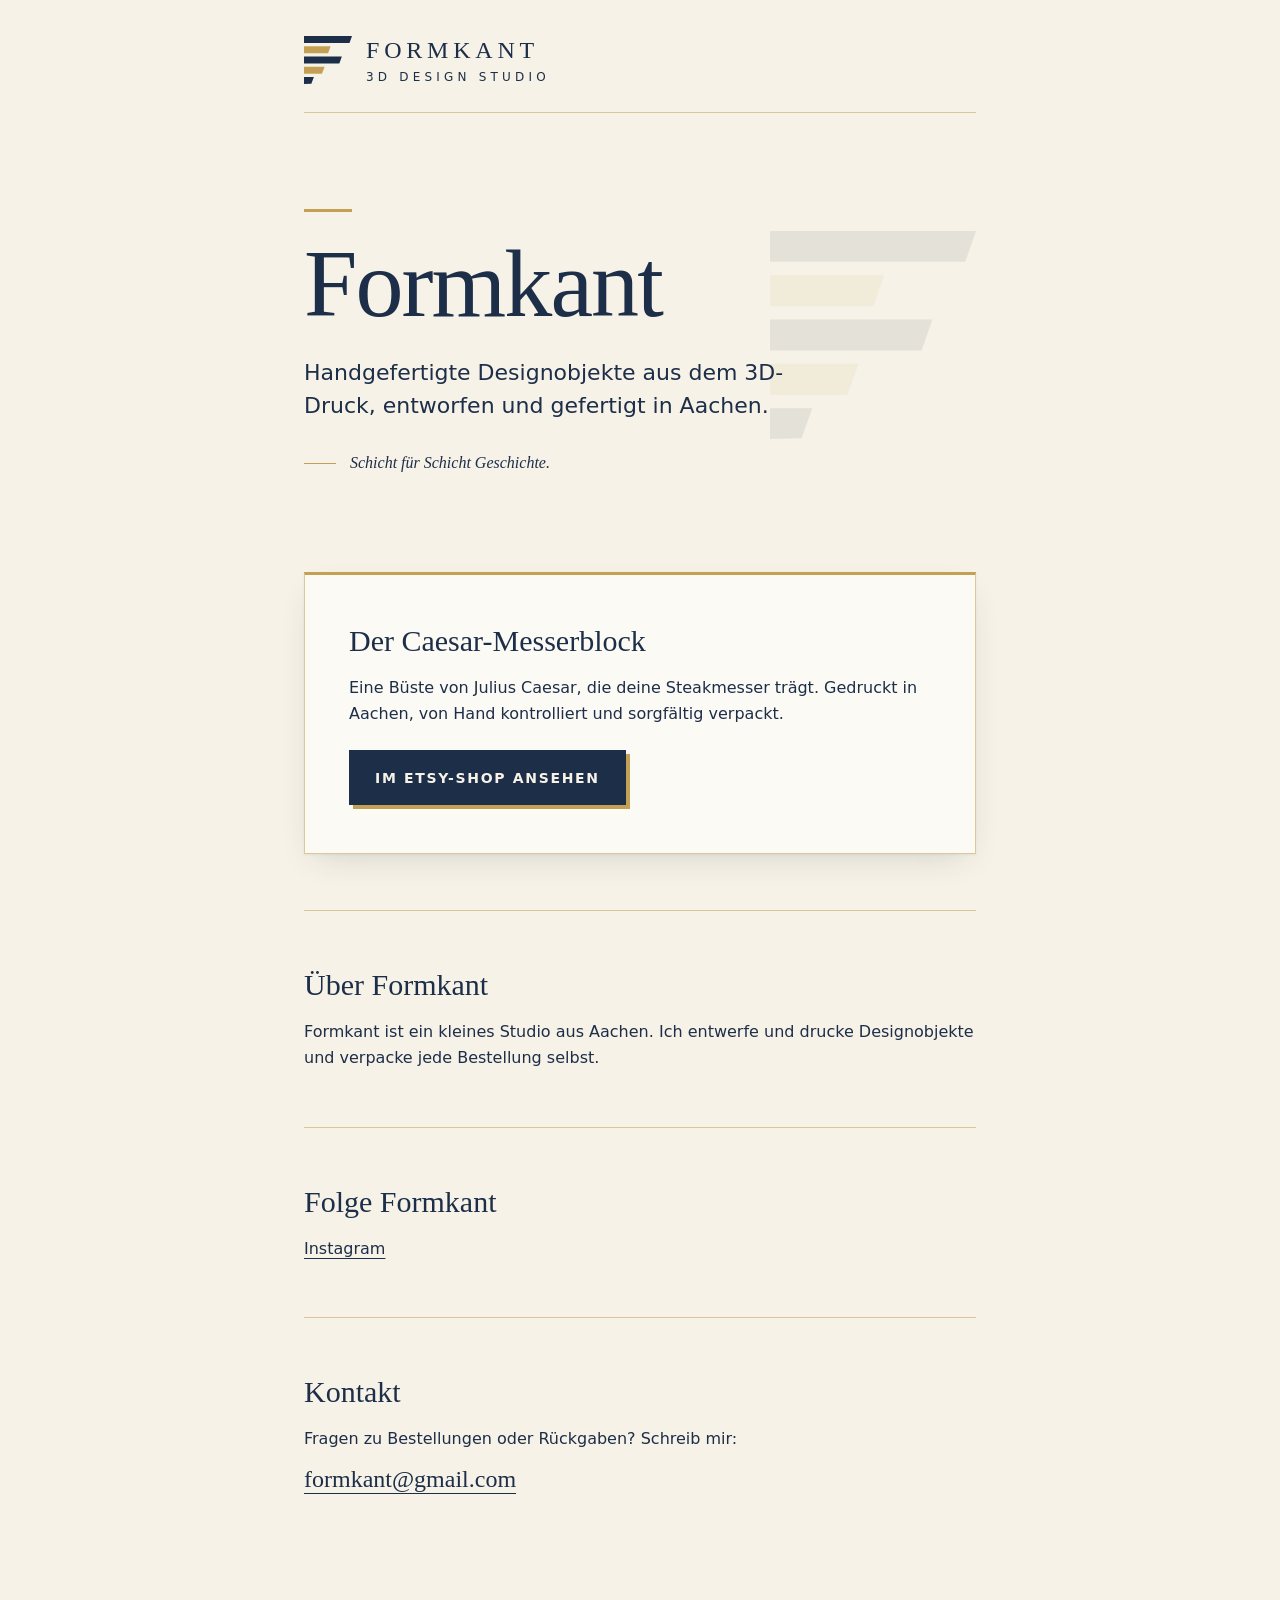
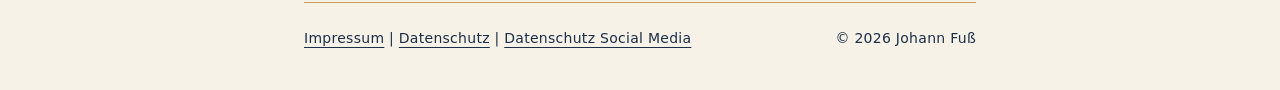
<file: index.html>
<!DOCTYPE html>
<html lang="de">
<head>
  <meta charset="utf-8">
  <meta name="viewport" content="width=device-width, initial-scale=1">
  <title>Formkant – 3D Design Studio aus Aachen</title>
  <meta name="description" content="Formkant: handgefertigte Designobjekte aus dem 3D-Druck, entworfen und gefertigt in Aachen.">
  <meta name="theme-color" content="#F6F2E7">
  <link rel="icon" href="img/favicon.svg" type="image/svg+xml">
  <link rel="stylesheet" href="css/style.css">
</head>
<body>
  <a class="skip-link" href="#inhalt">Zum Inhalt springen</a>

  <header class="site-header">
    <div class="wrap">
      <a class="brand" href="index.html">
        <img class="brand-logo" src="img/logo.svg" alt="" width="44" height="44">
        <span class="brand-text">
          <span class="brand-name">Formkant</span>
          <span class="brand-sub">3D Design Studio</span>
        </span>
      </a>
    </div>
  </header>

  <main id="inhalt">
    <div class="wrap">

      <section class="hero hero-home" aria-labelledby="titel">
        <h1 id="titel">Formkant</h1>
        <p class="lead">Handgefertigte Designobjekte aus dem 3D-Druck, entworfen und gefertigt in Aachen.</p>
        <p class="tagline">Schicht für Schicht Geschichte.</p>
      </section>

      <section class="section feature" aria-labelledby="caesar">
        <h2 id="caesar">Der Caesar-Messerblock</h2>
        <!-- TODO: Produktfoto als img/caesar.jpg einfügen, mit sinnvollem alt-Text, Breite 100 %, loading="lazy" -->
        <p>Eine Büste von Julius Caesar, die deine Steakmesser trägt. Gedruckt in Aachen, von Hand kontrolliert und sorgfältig verpackt.</p>
        <p><a class="button" href="https://www.etsy.com/shop/FormkantStudio" rel="noopener noreferrer">Im Etsy-Shop ansehen</a></p>
      </section>

      <section class="section" aria-labelledby="ueber">
        <h2 id="ueber">Über Formkant</h2>
        <p>Formkant ist ein kleines Studio aus Aachen. Ich entwerfe und drucke Designobjekte und verpacke jede Bestellung selbst.</p>
      </section>

      <section class="section" aria-labelledby="folgen">
        <h2 id="folgen">Folge Formkant</h2>
        <p><a href="https://www.instagram.com/formkant.de" rel="noopener noreferrer">Instagram</a></p>
      </section>

      <section class="section" aria-labelledby="kontakt">
        <h2 id="kontakt">Kontakt</h2>
        <p>Fragen zu Bestellungen oder Rückgaben? Schreib mir:<br><a class="mail" href="mailto:formkant@gmail.com">formkant@gmail.com</a></p>
      </section>

    </div>
  </main>

  <footer class="site-footer">
    <div class="wrap">
      <div class="footer-inner">
        <nav aria-label="Rechtliches">
          <p><a href="impressum.html">Impressum</a> <span aria-hidden="true">|</span> <a href="datenschutz.html">Datenschutz</a> <span aria-hidden="true">|</span> <a href="datenschutz-social-media.html">Datenschutz Social Media</a></p>
        </nav>
        <p>© 2026 Johann Fuß</p>
      </div>
    </div>
  </footer>
</body>
</html>
</file>
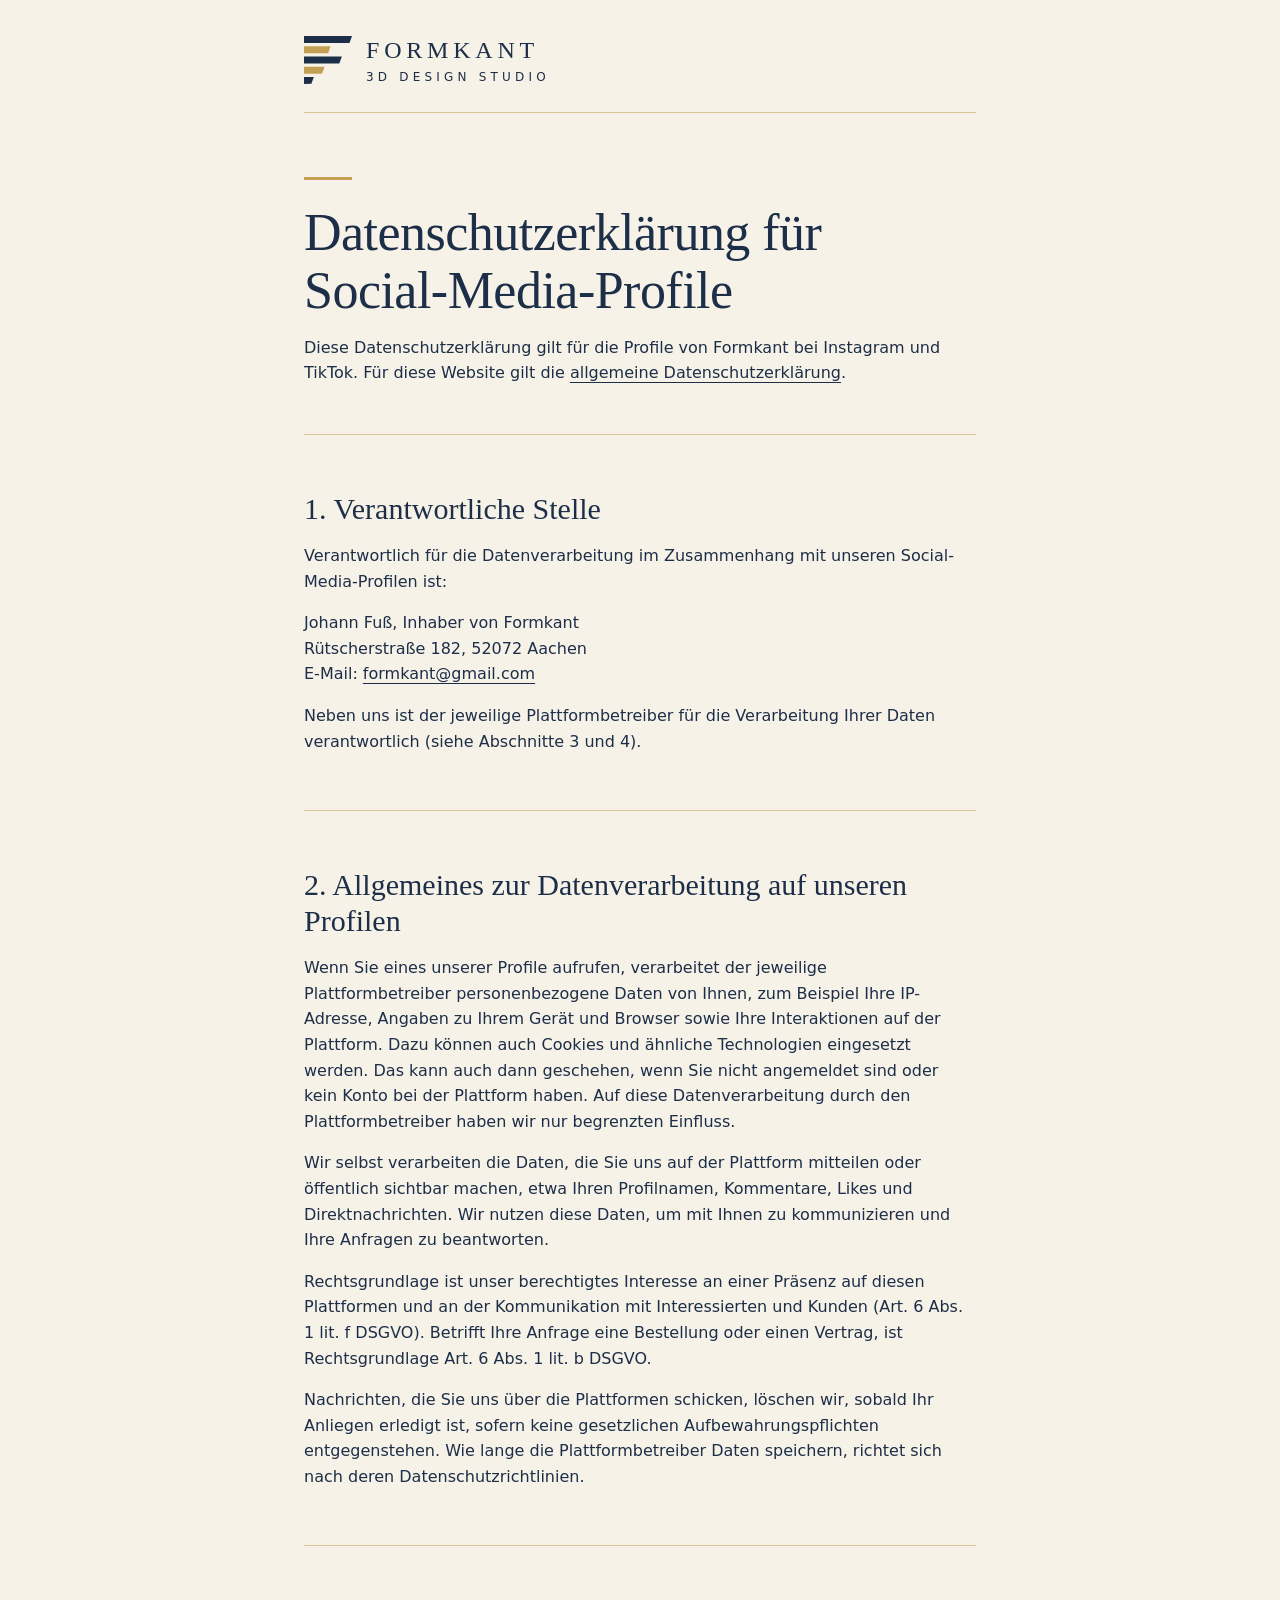
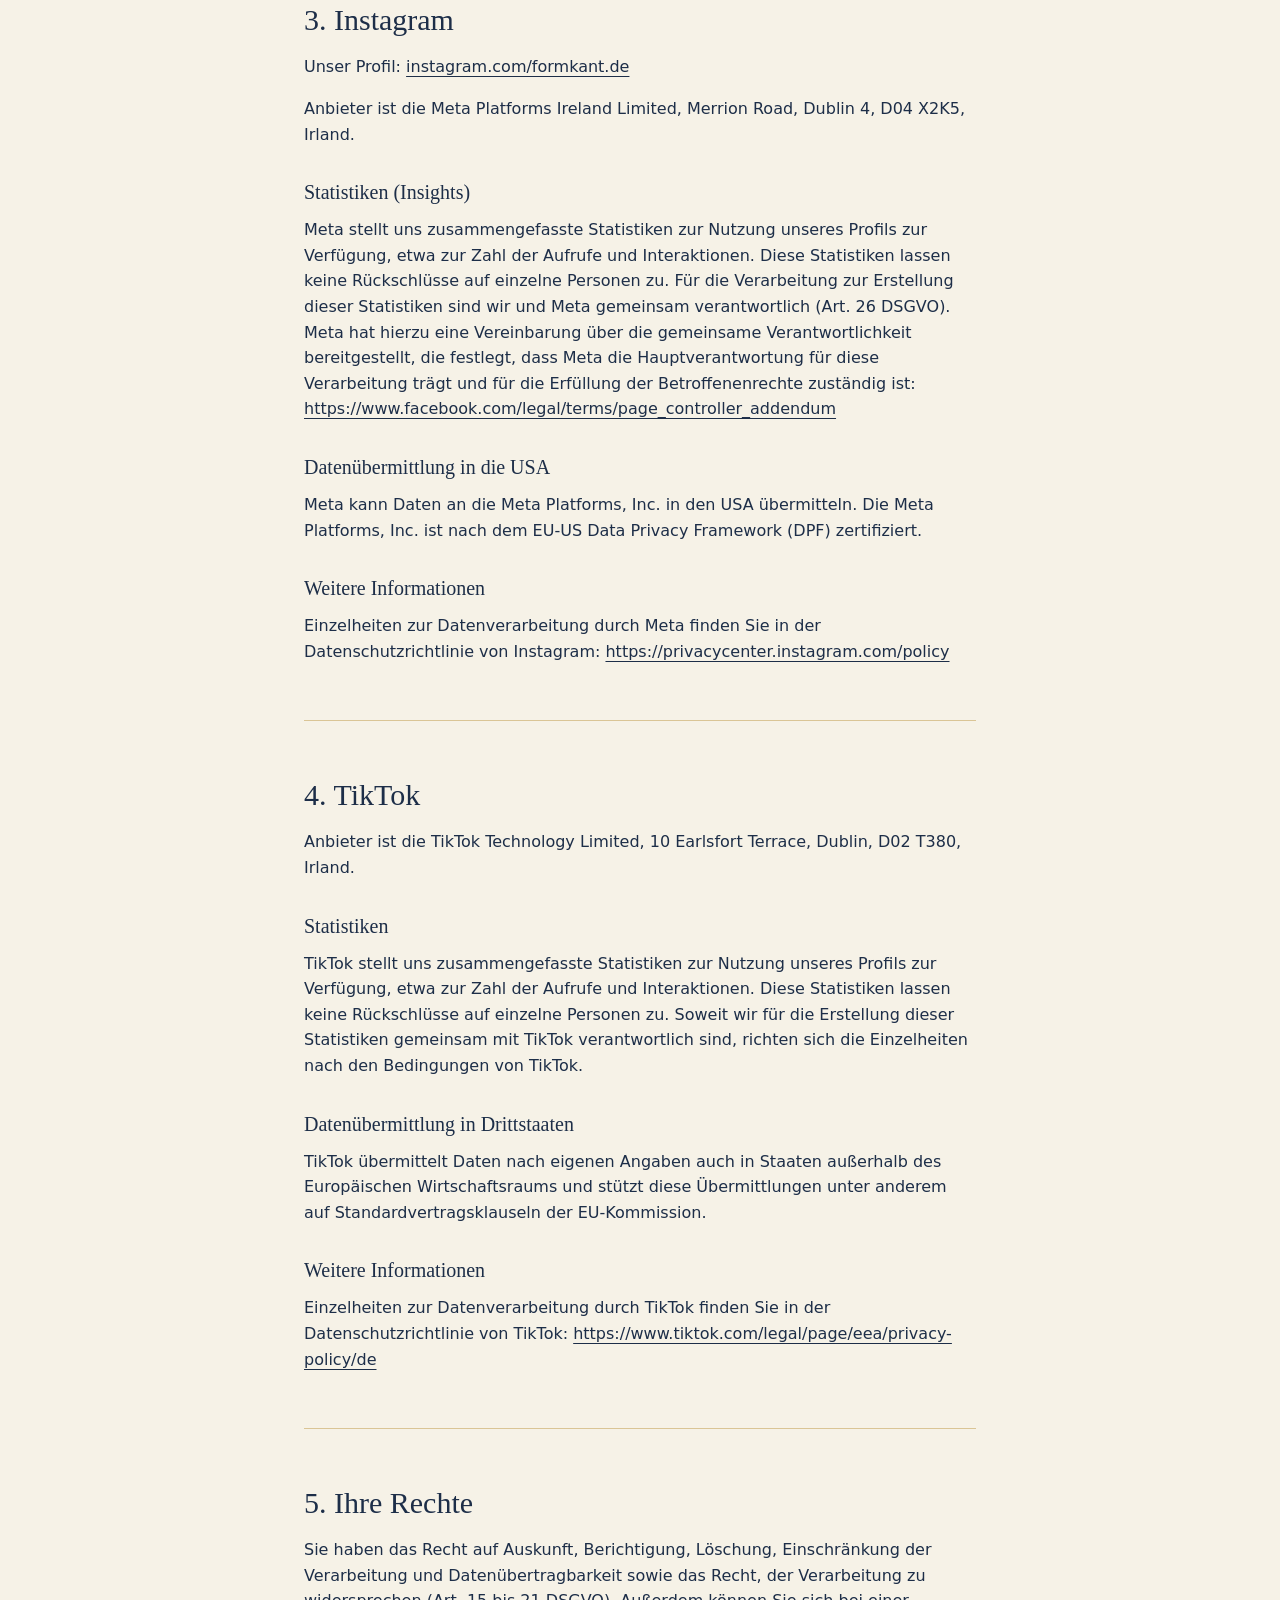
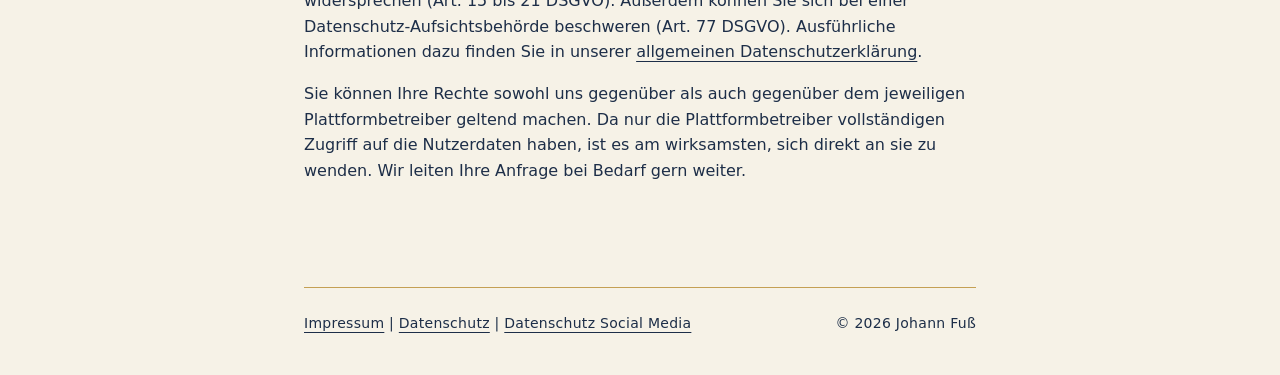
<file: datenschutz-social-media.html>
<!DOCTYPE html>
<!--
  Datenschutzerklärung für die Social-Media-Profile (Instagram, TikTok).
  Selbst formuliert, nicht aus einem Generator. Vor bzw. nach Veröffentlichung von der Kanzlei oder per Generator prüfen lassen.
  Bei neuen Profilen (z. B. Facebook, Pinterest) einen Abschnitt ergänzen.
-->
<html lang="de">
<head>
  <meta charset="utf-8">
  <meta name="viewport" content="width=device-width, initial-scale=1">
  <title>Datenschutz Social Media – Formkant</title>
  <meta name="description" content="Datenschutzerklärung für die Social-Media-Profile von Formkant bei Instagram und TikTok.">
  <meta name="theme-color" content="#F6F2E7">
  <link rel="icon" href="img/favicon.svg" type="image/svg+xml">
  <link rel="stylesheet" href="css/style.css">
</head>
<body>
  <a class="skip-link" href="#inhalt">Zum Inhalt springen</a>

  <header class="site-header">
    <div class="wrap">
      <a class="brand" href="index.html">
        <img class="brand-logo" src="img/logo.svg" alt="" width="44" height="44">
        <span class="brand-text">
          <span class="brand-name">Formkant</span>
          <span class="brand-sub">3D Design Studio</span>
        </span>
      </a>
    </div>
  </header>

  <main id="inhalt">
    <div class="wrap">

      <section class="hero" aria-labelledby="titel">
        <h1 id="titel">Datenschutz&shy;erklärung für Social-Media-Profile</h1>
        <p>Diese Datenschutzerklärung gilt für die Profile von Formkant bei Instagram und TikTok. Für diese Website gilt die <a href="datenschutz.html">allgemeine Datenschutzerklärung</a>.</p>
      </section>

      <section class="section prose" aria-labelledby="verantwortlich">
        <h2 id="verantwortlich">1. Verantwortliche Stelle</h2>
        <p>Verantwortlich für die Datenverarbeitung im Zusammenhang mit unseren Social-Media-Profilen ist:</p>
        <address>
          Johann Fuß, Inhaber von Formkant<br>
          Rütscherstraße 182, 52072 Aachen<br>
          E-Mail: <a href="mailto:formkant@gmail.com">formkant@gmail.com</a>
        </address>
        <p>Neben uns ist der jeweilige Plattformbetreiber für die Verarbeitung Ihrer Daten verantwortlich (siehe Abschnitte 3 und 4).</p>
      </section>

      <section class="section prose" aria-labelledby="allgemein">
        <h2 id="allgemein">2. Allgemeines zur Datenverarbeitung auf unseren Profilen</h2>
        <p>Wenn Sie eines unserer Profile aufrufen, verarbeitet der jeweilige Plattformbetreiber personenbezogene Daten von Ihnen, zum Beispiel Ihre IP-Adresse, Angaben zu Ihrem Gerät und Browser sowie Ihre Interaktionen auf der Plattform. Dazu können auch Cookies und ähnliche Technologien eingesetzt werden. Das kann auch dann geschehen, wenn Sie nicht angemeldet sind oder kein Konto bei der Plattform haben. Auf diese Datenverarbeitung durch den Plattformbetreiber haben wir nur begrenzten Einfluss.</p>
        <p>Wir selbst verarbeiten die Daten, die Sie uns auf der Plattform mitteilen oder öffentlich sichtbar machen, etwa Ihren Profilnamen, Kommentare, Likes und Direktnachrichten. Wir nutzen diese Daten, um mit Ihnen zu kommunizieren und Ihre Anfragen zu beantworten.</p>
        <p>Rechtsgrundlage ist unser berechtigtes Interesse an einer Präsenz auf diesen Plattformen und an der Kommunikation mit Interessierten und Kunden (Art. 6 Abs. 1 lit. f DSGVO). Betrifft Ihre Anfrage eine Bestellung oder einen Vertrag, ist Rechtsgrundlage Art. 6 Abs. 1 lit. b DSGVO.</p>
        <p>Nachrichten, die Sie uns über die Plattformen schicken, löschen wir, sobald Ihr Anliegen erledigt ist, sofern keine gesetzlichen Aufbewahrungspflichten entgegenstehen. Wie lange die Plattformbetreiber Daten speichern, richtet sich nach deren Datenschutzrichtlinien.</p>
      </section>

      <section class="section prose" aria-labelledby="instagram">
        <h2 id="instagram">3. Instagram</h2>
        <p>Unser Profil: <a href="https://www.instagram.com/formkant.de" rel="noopener noreferrer">instagram.com/formkant.de</a></p>
        <p>Anbieter ist die Meta Platforms Ireland Limited, Merrion Road, Dublin 4, D04 X2K5, Irland.</p>

        <h3>Statistiken (Insights)</h3>
        <p>Meta stellt uns zusammengefasste Statistiken zur Nutzung unseres Profils zur Verfügung, etwa zur Zahl der Aufrufe und Interaktionen. Diese Statistiken lassen keine Rückschlüsse auf einzelne Personen zu. Für die Verarbeitung zur Erstellung dieser Statistiken sind wir und Meta gemeinsam verantwortlich (Art. 26 DSGVO). Meta hat hierzu eine Vereinbarung über die gemeinsame Verantwortlichkeit bereitgestellt, die festlegt, dass Meta die Hauptverantwortung für diese Verarbeitung trägt und für die Erfüllung der Betroffenenrechte zuständig ist: <a href="https://www.facebook.com/legal/terms/page_controller_addendum" rel="noopener noreferrer">https://www.facebook.com/legal/terms/page_controller_addendum</a></p>

        <h3>Datenübermittlung in die USA</h3>
        <p>Meta kann Daten an die Meta Platforms, Inc. in den USA übermitteln. Die Meta Platforms, Inc. ist nach dem EU-US Data Privacy Framework (DPF) zertifiziert.</p>

        <h3>Weitere Informationen</h3>
        <p>Einzelheiten zur Datenverarbeitung durch Meta finden Sie in der Datenschutzrichtlinie von Instagram: <a href="https://privacycenter.instagram.com/policy" rel="noopener noreferrer">https://privacycenter.instagram.com/policy</a></p>
      </section>

      <section class="section prose" aria-labelledby="tiktok">
        <h2 id="tiktok">4. TikTok</h2>
        <p>Anbieter ist die TikTok Technology Limited, 10 Earlsfort Terrace, Dublin, D02 T380, Irland.</p>

        <h3>Statistiken</h3>
        <p>TikTok stellt uns zusammengefasste Statistiken zur Nutzung unseres Profils zur Verfügung, etwa zur Zahl der Aufrufe und Interaktionen. Diese Statistiken lassen keine Rückschlüsse auf einzelne Personen zu. Soweit wir für die Erstellung dieser Statistiken gemeinsam mit TikTok verantwortlich sind, richten sich die Einzelheiten nach den Bedingungen von TikTok.</p>

        <h3>Datenübermittlung in Drittstaaten</h3>
        <p>TikTok übermittelt Daten nach eigenen Angaben auch in Staaten außerhalb des Europäischen Wirtschaftsraums und stützt diese Übermittlungen unter anderem auf Standardvertragsklauseln der EU-Kommission.</p>

        <h3>Weitere Informationen</h3>
        <p>Einzelheiten zur Datenverarbeitung durch TikTok finden Sie in der Datenschutzrichtlinie von TikTok: <a href="https://www.tiktok.com/legal/page/eea/privacy-policy/de" rel="noopener noreferrer">https://www.tiktok.com/legal/page/eea/privacy-policy/de</a></p>
      </section>

      <section class="section prose" aria-labelledby="rechte">
        <h2 id="rechte">5. Ihre Rechte</h2>
        <p>Sie haben das Recht auf Auskunft, Berichtigung, Löschung, Einschränkung der Verarbeitung und Datenübertragbarkeit sowie das Recht, der Verarbeitung zu widersprechen (Art. 15 bis 21 DSGVO). Außerdem können Sie sich bei einer Datenschutz-Aufsichtsbehörde beschweren (Art. 77 DSGVO). Ausführliche Informationen dazu finden Sie in unserer <a href="datenschutz.html">allgemeinen Datenschutzerklärung</a>.</p>
        <p>Sie können Ihre Rechte sowohl uns gegenüber als auch gegenüber dem jeweiligen Plattformbetreiber geltend machen. Da nur die Plattformbetreiber vollständigen Zugriff auf die Nutzerdaten haben, ist es am wirksamsten, sich direkt an sie zu wenden. Wir leiten Ihre Anfrage bei Bedarf gern weiter.</p>
      </section>

    </div>
  </main>

  <footer class="site-footer">
    <div class="wrap">
      <div class="footer-inner">
        <nav aria-label="Rechtliches">
          <p><a href="impressum.html">Impressum</a> <span aria-hidden="true">|</span> <a href="datenschutz.html">Datenschutz</a> <span aria-hidden="true">|</span> <a href="datenschutz-social-media.html" aria-current="page">Datenschutz Social Media</a></p>
        </nav>
        <p>© 2026 Johann Fuß</p>
      </div>
    </div>
  </footer>
</body>
</html>
</file>
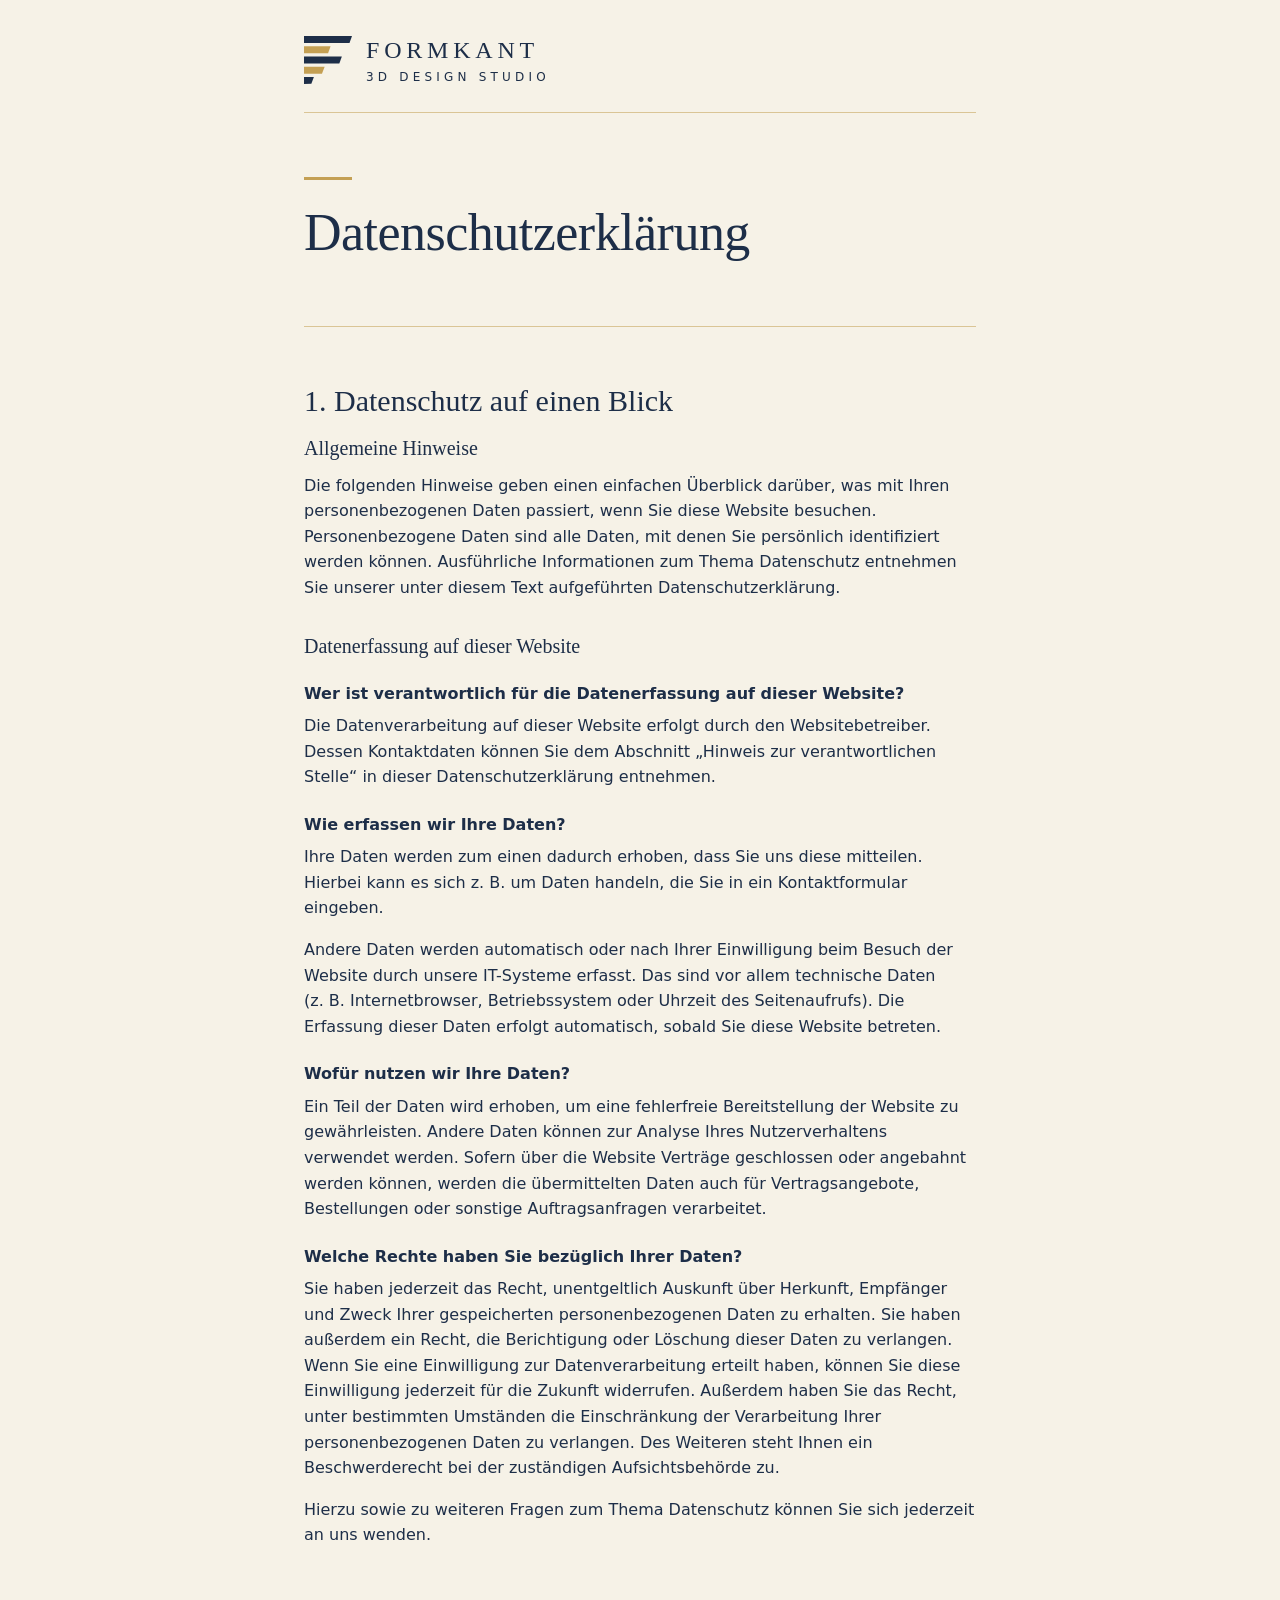
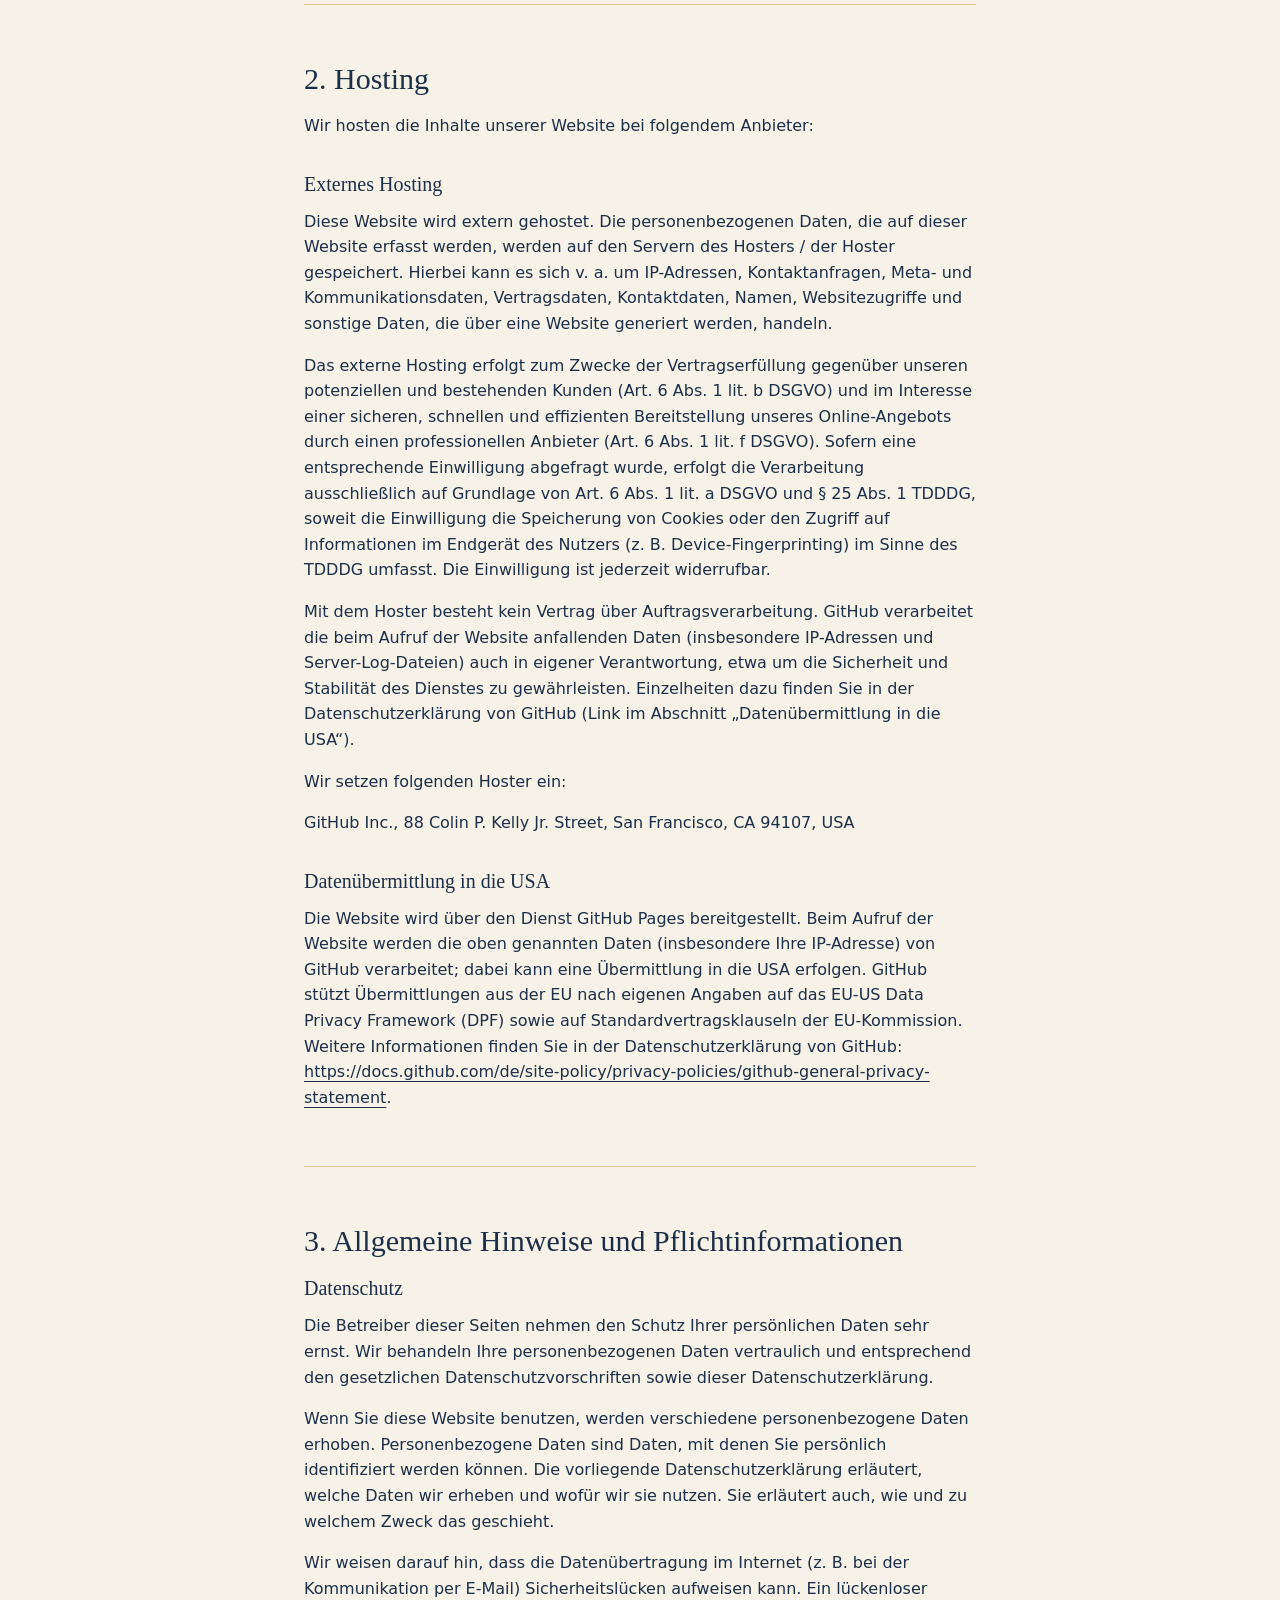
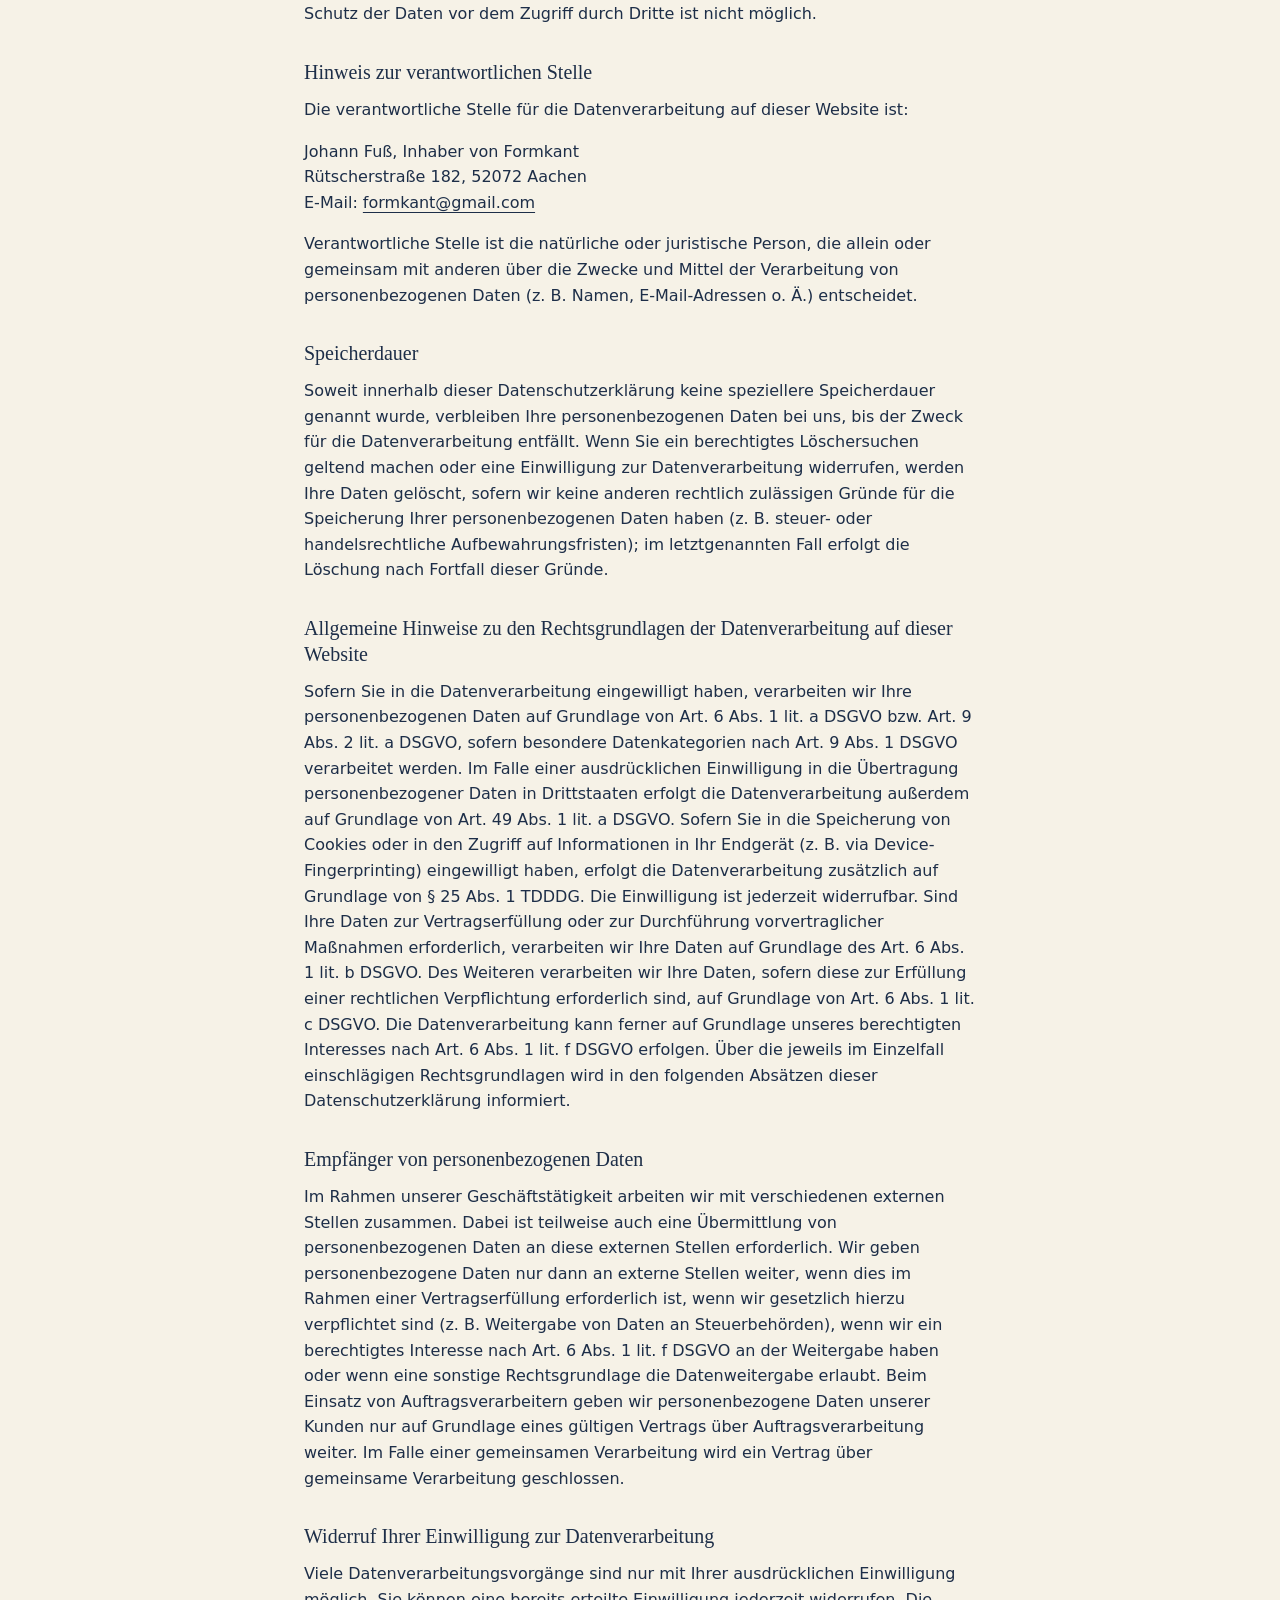
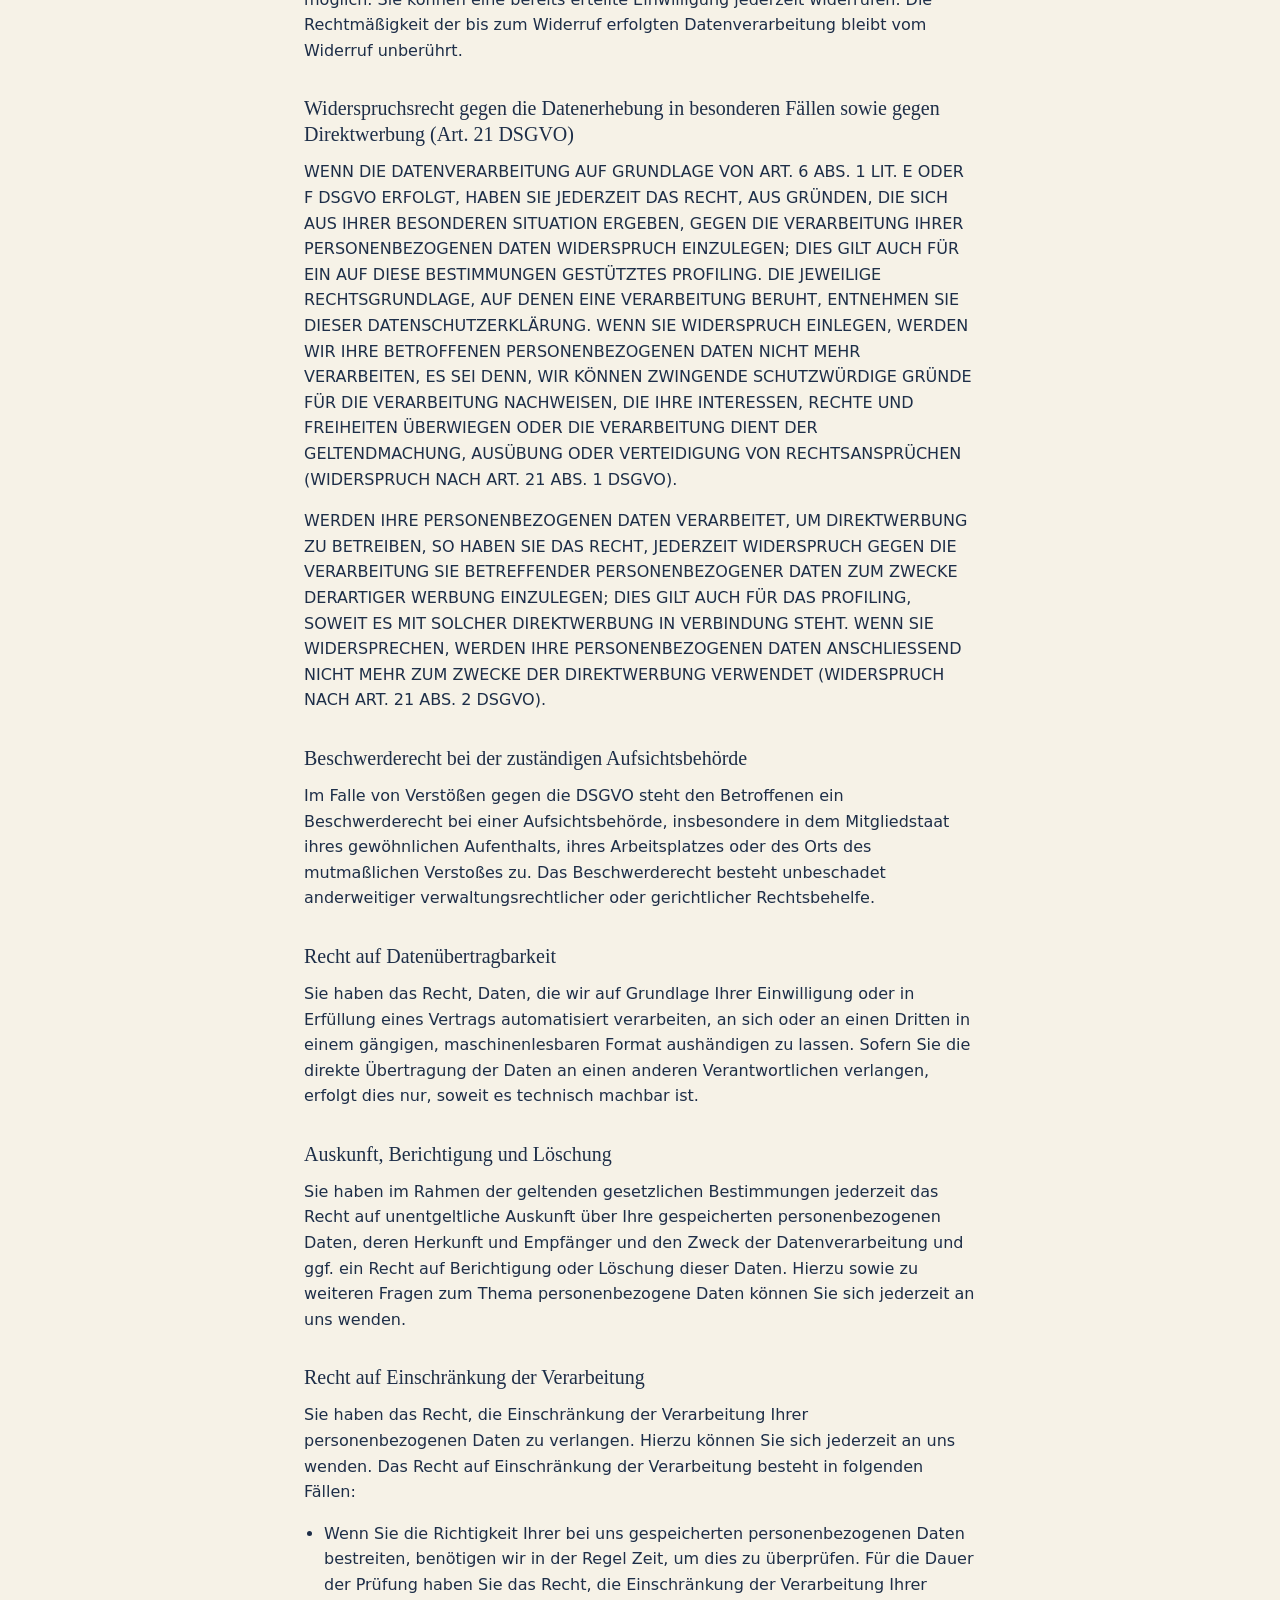
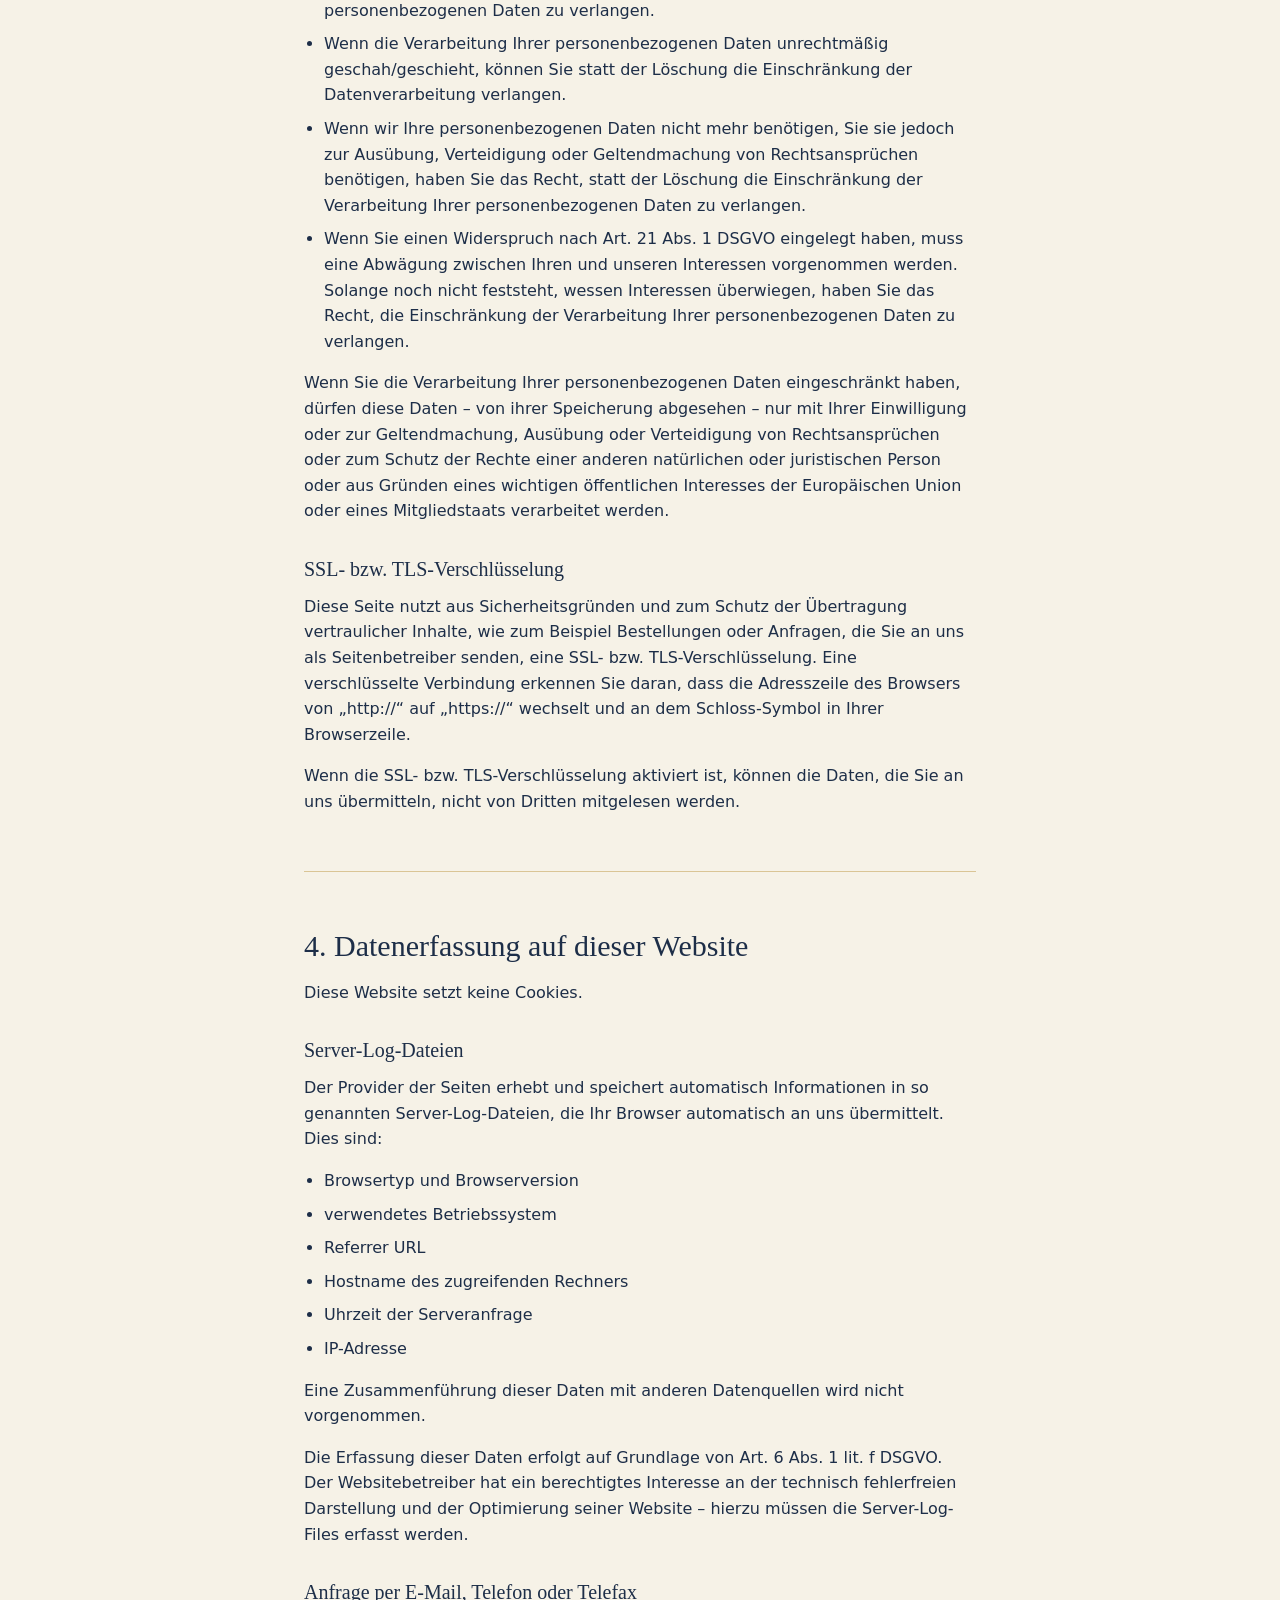
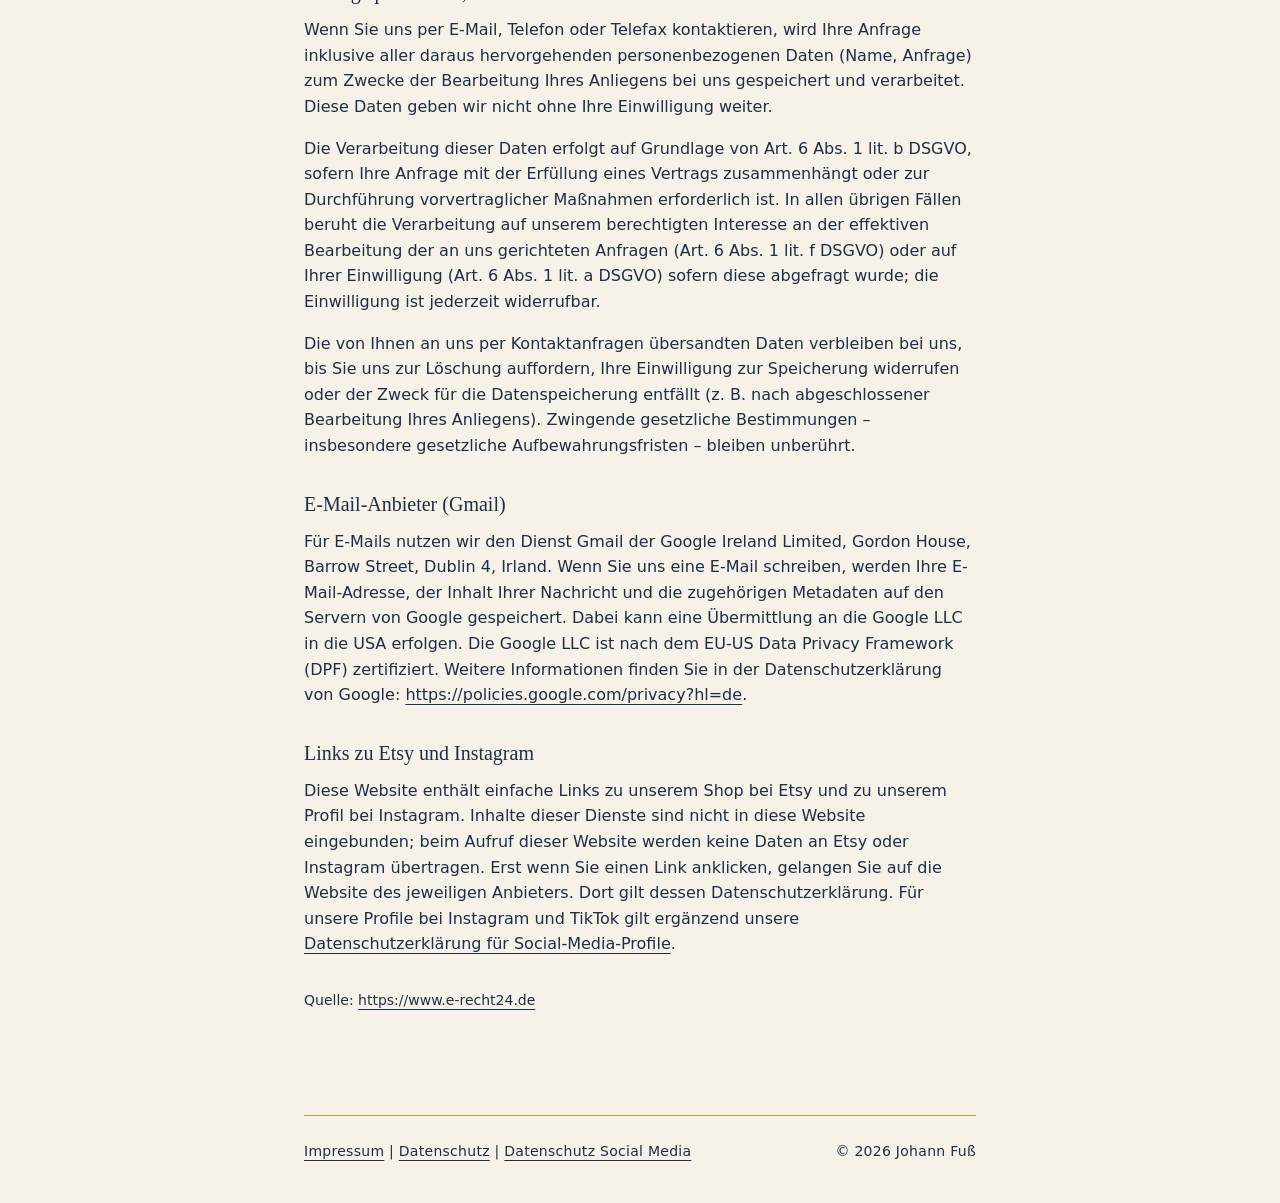
<file: datenschutz.html>
<!DOCTYPE html>
<!--
  Datenschutzerklärung erstellt mit dem Generator von eRecht24 (https://www.e-recht24.de), Stand November 2026.
  Änderungen gegenüber dem Generator-Text: private Telefonnummer entfernt, Satz "Diese Website setzt keine Cookies." ergänzt,
  selbst ergänzte Abschnitte "Datenübermittlung in die USA", "E-Mail-Anbieter (Gmail)" und "Links zu Etsy und Instagram" (jeweils markiert),
  Satz zur Weisungsgebundenheit des Hosters ersetzt (kein AV-Vertrag mit GitHub).
  Bei Änderungen an der Website (Hoster, E-Mail-Anbieter, neue Dienste) Text im Generator neu erstellen.
-->
<html lang="de">
<head>
  <meta charset="utf-8">
  <meta name="viewport" content="width=device-width, initial-scale=1">
  <title>Datenschutz – Formkant</title>
  <meta name="description" content="Datenschutzerklärung von Formkant, 3D Design Studio aus Aachen.">
  <meta name="theme-color" content="#F6F2E7">
  <link rel="icon" href="img/favicon.svg" type="image/svg+xml">
  <link rel="stylesheet" href="css/style.css">
</head>
<body>
  <a class="skip-link" href="#inhalt">Zum Inhalt springen</a>

  <header class="site-header">
    <div class="wrap">
      <a class="brand" href="index.html">
        <img class="brand-logo" src="img/logo.svg" alt="" width="44" height="44">
        <span class="brand-text">
          <span class="brand-name">Formkant</span>
          <span class="brand-sub">3D Design Studio</span>
        </span>
      </a>
    </div>
  </header>

  <main id="inhalt">
    <div class="wrap">

      <section class="hero" aria-labelledby="titel">
        <h1 id="titel">Datenschutz&shy;erklärung</h1>
      </section>

      <section class="section prose" aria-labelledby="ueberblick">
        <h2 id="ueberblick">1. Datenschutz auf einen Blick</h2>

        <h3>Allgemeine Hinweise</h3>
        <p>Die folgenden Hinweise geben einen einfachen Überblick darüber, was mit Ihren personenbezogenen Daten passiert, wenn Sie diese Website besuchen. Personenbezogene Daten sind alle Daten, mit denen Sie persönlich identifiziert werden können. Ausführliche Informationen zum Thema Datenschutz entnehmen Sie unserer unter diesem Text aufgeführten Datenschutzerklärung.</p>

        <h3>Datenerfassung auf dieser Website</h3>
        <h4>Wer ist verantwortlich für die Datenerfassung auf dieser Website?</h4>
        <p>Die Datenverarbeitung auf dieser Website erfolgt durch den Websitebetreiber. Dessen Kontaktdaten können Sie dem Abschnitt „Hinweis zur verantwortlichen Stelle“ in dieser Datenschutzerklärung entnehmen.</p>
        <h4>Wie erfassen wir Ihre Daten?</h4>
        <p>Ihre Daten werden zum einen dadurch erhoben, dass Sie uns diese mitteilen. Hierbei kann es sich z.&nbsp;B. um Daten handeln, die Sie in ein Kontaktformular eingeben.</p>
        <p>Andere Daten werden automatisch oder nach Ihrer Einwilligung beim Besuch der Website durch unsere IT-Systeme erfasst. Das sind vor allem technische Daten (z.&nbsp;B. Internetbrowser, Betriebssystem oder Uhrzeit des Seitenaufrufs). Die Erfassung dieser Daten erfolgt automatisch, sobald Sie diese Website betreten.</p>
        <h4>Wofür nutzen wir Ihre Daten?</h4>
        <p>Ein Teil der Daten wird erhoben, um eine fehlerfreie Bereitstellung der Website zu gewährleisten. Andere Daten können zur Analyse Ihres Nutzerverhaltens verwendet werden. Sofern über die Website Verträge geschlossen oder angebahnt werden können, werden die übermittelten Daten auch für Vertragsangebote, Bestellungen oder sonstige Auftragsanfragen verarbeitet.</p>
        <h4>Welche Rechte haben Sie bezüglich Ihrer Daten?</h4>
        <p>Sie haben jederzeit das Recht, unentgeltlich Auskunft über Herkunft, Empfänger und Zweck Ihrer gespeicherten personenbezogenen Daten zu erhalten. Sie haben außerdem ein Recht, die Berichtigung oder Löschung dieser Daten zu verlangen. Wenn Sie eine Einwilligung zur Datenverarbeitung erteilt haben, können Sie diese Einwilligung jederzeit für die Zukunft widerrufen. Außerdem haben Sie das Recht, unter bestimmten Umständen die Einschränkung der Verarbeitung Ihrer personenbezogenen Daten zu verlangen. Des Weiteren steht Ihnen ein Beschwerderecht bei der zuständigen Aufsichtsbehörde zu.</p>
        <p>Hierzu sowie zu weiteren Fragen zum Thema Datenschutz können Sie sich jederzeit an uns wenden.</p>
      </section>

      <section class="section prose" aria-labelledby="hosting">
        <h2 id="hosting">2. Hosting</h2>
        <p>Wir hosten die Inhalte unserer Website bei folgendem Anbieter:</p>

        <h3>Externes Hosting</h3>
        <p>Diese Website wird extern gehostet. Die personenbezogenen Daten, die auf dieser Website erfasst werden, werden auf den Servern des Hosters / der Hoster gespeichert. Hierbei kann es sich v.&nbsp;a. um IP-Adressen, Kontaktanfragen, Meta- und Kommunikationsdaten, Vertragsdaten, Kontaktdaten, Namen, Websitezugriffe und sonstige Daten, die über eine Website generiert werden, handeln.</p>
        <p>Das externe Hosting erfolgt zum Zwecke der Vertragserfüllung gegenüber unseren potenziellen und bestehenden Kunden (Art. 6 Abs. 1 lit. b DSGVO) und im Interesse einer sicheren, schnellen und effizienten Bereitstellung unseres Online-Angebots durch einen professionellen Anbieter (Art. 6 Abs. 1 lit. f DSGVO). Sofern eine entsprechende Einwilligung abgefragt wurde, erfolgt die Verarbeitung ausschließlich auf Grundlage von Art. 6 Abs. 1 lit. a DSGVO und §&nbsp;25 Abs. 1 TDDDG, soweit die Einwilligung die Speicherung von Cookies oder den Zugriff auf Informationen im Endgerät des Nutzers (z.&nbsp;B. Device-Fingerprinting) im Sinne des TDDDG umfasst. Die Einwilligung ist jederzeit widerrufbar.</p>
        <!-- Angepasst (nicht aus dem Generator): Der Generator-Satz zur Weisungsgebundenheit des Hosters wurde ersetzt, weil mit GitHub kein Vertrag über Auftragsverarbeitung besteht. -->
        <p>Mit dem Hoster besteht kein Vertrag über Auftragsverarbeitung. GitHub verarbeitet die beim Aufruf der Website anfallenden Daten (insbesondere IP-Adressen und Server-Log-Dateien) auch in eigener Verantwortung, etwa um die Sicherheit und Stabilität des Dienstes zu gewährleisten. Einzelheiten dazu finden Sie in der Datenschutzerklärung von GitHub (Link im Abschnitt „Datenübermittlung in die USA“).</p>
        <p>Wir setzen folgenden Hoster ein:</p>
        <p>GitHub Inc., 88 Colin P. Kelly Jr. Street, San Francisco, CA 94107, USA</p>

        <!-- Ergänzt (nicht aus dem Generator): Drittlandübermittlung GitHub. Vor Veröffentlichung bzw. bei Gelegenheit prüfen lassen. -->
        <h3>Datenübermittlung in die USA</h3>
        <p>Die Website wird über den Dienst GitHub Pages bereitgestellt. Beim Aufruf der Website werden die oben genannten Daten (insbesondere Ihre IP-Adresse) von GitHub verarbeitet; dabei kann eine Übermittlung in die USA erfolgen. GitHub stützt Übermittlungen aus der EU nach eigenen Angaben auf das EU-US Data Privacy Framework (DPF) sowie auf Standardvertragsklauseln der EU-Kommission. Weitere Informationen finden Sie in der Datenschutzerklärung von GitHub: <a href="https://docs.github.com/de/site-policy/privacy-policies/github-general-privacy-statement" rel="noopener noreferrer">https://docs.github.com/de/site-policy/privacy-policies/github-general-privacy-statement</a>.</p>
      </section>

      <section class="section prose" aria-labelledby="pflichtinfos">
        <h2 id="pflichtinfos">3. Allgemeine Hinweise und Pflicht&shy;informationen</h2>

        <h3>Datenschutz</h3>
        <p>Die Betreiber dieser Seiten nehmen den Schutz Ihrer persönlichen Daten sehr ernst. Wir behandeln Ihre personenbezogenen Daten vertraulich und entsprechend den gesetzlichen Datenschutzvorschriften sowie dieser Datenschutzerklärung.</p>
        <p>Wenn Sie diese Website benutzen, werden verschiedene personenbezogene Daten erhoben. Personenbezogene Daten sind Daten, mit denen Sie persönlich identifiziert werden können. Die vorliegende Datenschutzerklärung erläutert, welche Daten wir erheben und wofür wir sie nutzen. Sie erläutert auch, wie und zu welchem Zweck das geschieht.</p>
        <p>Wir weisen darauf hin, dass die Datenübertragung im Internet (z.&nbsp;B. bei der Kommunikation per E-Mail) Sicherheitslücken aufweisen kann. Ein lückenloser Schutz der Daten vor dem Zugriff durch Dritte ist nicht möglich.</p>

        <h3>Hinweis zur verantwortlichen Stelle</h3>
        <p>Die verantwortliche Stelle für die Datenverarbeitung auf dieser Website ist:</p>
        <address>
          Johann Fuß, Inhaber von Formkant<br>
          Rütscherstraße 182, 52072 Aachen<br>
          E-Mail: <a href="mailto:formkant@gmail.com">formkant@gmail.com</a>
        </address>
        <p>Verantwortliche Stelle ist die natürliche oder juristische Person, die allein oder gemeinsam mit anderen über die Zwecke und Mittel der Verarbeitung von personenbezogenen Daten (z.&nbsp;B. Namen, E-Mail-Adressen o.&nbsp;Ä.) entscheidet.</p>

        <h3>Speicherdauer</h3>
        <p>Soweit innerhalb dieser Datenschutzerklärung keine speziellere Speicherdauer genannt wurde, verbleiben Ihre personenbezogenen Daten bei uns, bis der Zweck für die Datenverarbeitung entfällt. Wenn Sie ein berechtigtes Löschersuchen geltend machen oder eine Einwilligung zur Datenverarbeitung widerrufen, werden Ihre Daten gelöscht, sofern wir keine anderen rechtlich zulässigen Gründe für die Speicherung Ihrer personenbezogenen Daten haben (z.&nbsp;B. steuer- oder handelsrechtliche Aufbewahrungsfristen); im letztgenannten Fall erfolgt die Löschung nach Fortfall dieser Gründe.</p>

        <h3>Allgemeine Hinweise zu den Rechtsgrundlagen der Datenverarbeitung auf dieser Website</h3>
        <p>Sofern Sie in die Datenverarbeitung eingewilligt haben, verarbeiten wir Ihre personenbezogenen Daten auf Grundlage von Art. 6 Abs. 1 lit. a DSGVO bzw. Art. 9 Abs. 2 lit. a DSGVO, sofern besondere Datenkategorien nach Art. 9 Abs. 1 DSGVO verarbeitet werden. Im Falle einer ausdrücklichen Einwilligung in die Übertragung personenbezogener Daten in Drittstaaten erfolgt die Datenverarbeitung außerdem auf Grundlage von Art. 49 Abs. 1 lit. a DSGVO. Sofern Sie in die Speicherung von Cookies oder in den Zugriff auf Informationen in Ihr Endgerät (z.&nbsp;B. via Device-Fingerprinting) eingewilligt haben, erfolgt die Datenverarbeitung zusätzlich auf Grundlage von §&nbsp;25 Abs. 1 TDDDG. Die Einwilligung ist jederzeit widerrufbar. Sind Ihre Daten zur Vertragserfüllung oder zur Durchführung vorvertraglicher Maßnahmen erforderlich, verarbeiten wir Ihre Daten auf Grundlage des Art. 6 Abs. 1 lit. b DSGVO. Des Weiteren verarbeiten wir Ihre Daten, sofern diese zur Erfüllung einer rechtlichen Verpflichtung erforderlich sind, auf Grundlage von Art. 6 Abs. 1 lit. c DSGVO. Die Datenverarbeitung kann ferner auf Grundlage unseres berechtigten Interesses nach Art. 6 Abs. 1 lit. f DSGVO erfolgen. Über die jeweils im Einzelfall einschlägigen Rechtsgrundlagen wird in den folgenden Absätzen dieser Datenschutzerklärung informiert.</p>

        <h3>Empfänger von personenbezogenen Daten</h3>
        <p>Im Rahmen unserer Geschäftstätigkeit arbeiten wir mit verschiedenen externen Stellen zusammen. Dabei ist teilweise auch eine Übermittlung von personenbezogenen Daten an diese externen Stellen erforderlich. Wir geben personenbezogene Daten nur dann an externe Stellen weiter, wenn dies im Rahmen einer Vertragserfüllung erforderlich ist, wenn wir gesetzlich hierzu verpflichtet sind (z.&nbsp;B. Weitergabe von Daten an Steuerbehörden), wenn wir ein berechtigtes Interesse nach Art. 6 Abs. 1 lit. f DSGVO an der Weitergabe haben oder wenn eine sonstige Rechtsgrundlage die Datenweitergabe erlaubt. Beim Einsatz von Auftragsverarbeitern geben wir personenbezogene Daten unserer Kunden nur auf Grundlage eines gültigen Vertrags über Auftragsverarbeitung weiter. Im Falle einer gemeinsamen Verarbeitung wird ein Vertrag über gemeinsame Verarbeitung geschlossen.</p>

        <h3>Widerruf Ihrer Einwilligung zur Datenverarbeitung</h3>
        <p>Viele Datenverarbeitungsvorgänge sind nur mit Ihrer ausdrücklichen Einwilligung möglich. Sie können eine bereits erteilte Einwilligung jederzeit widerrufen. Die Rechtmäßigkeit der bis zum Widerruf erfolgten Datenverarbeitung bleibt vom Widerruf unberührt.</p>

        <h3>Widerspruchsrecht gegen die Datenerhebung in besonderen Fällen sowie gegen Direktwerbung (Art. 21 DSGVO)</h3>
        <p>WENN DIE DATENVERARBEITUNG AUF GRUNDLAGE VON ART. 6 ABS. 1 LIT. E ODER F DSGVO ERFOLGT, HABEN SIE JEDERZEIT DAS RECHT, AUS GRÜNDEN, DIE SICH AUS IHRER BESONDEREN SITUATION ERGEBEN, GEGEN DIE VERARBEITUNG IHRER PERSONENBEZOGENEN DATEN WIDERSPRUCH EINZULEGEN; DIES GILT AUCH FÜR EIN AUF DIESE BESTIMMUNGEN GESTÜTZTES PROFILING. DIE JEWEILIGE RECHTSGRUNDLAGE, AUF DENEN EINE VERARBEITUNG BERUHT, ENTNEHMEN SIE DIESER DATENSCHUTZERKLÄRUNG. WENN SIE WIDERSPRUCH EINLEGEN, WERDEN WIR IHRE BETROFFENEN PERSONENBEZOGENEN DATEN NICHT MEHR VERARBEITEN, ES SEI DENN, WIR KÖNNEN ZWINGENDE SCHUTZWÜRDIGE GRÜNDE FÜR DIE VERARBEITUNG NACHWEISEN, DIE IHRE INTERESSEN, RECHTE UND FREIHEITEN ÜBERWIEGEN ODER DIE VERARBEITUNG DIENT DER GELTENDMACHUNG, AUSÜBUNG ODER VERTEIDIGUNG VON RECHTSANSPRÜCHEN (WIDERSPRUCH NACH ART. 21 ABS. 1 DSGVO).</p>
        <p>WERDEN IHRE PERSONENBEZOGENEN DATEN VERARBEITET, UM DIREKTWERBUNG ZU BETREIBEN, SO HABEN SIE DAS RECHT, JEDERZEIT WIDERSPRUCH GEGEN DIE VERARBEITUNG SIE BETREFFENDER PERSONENBEZOGENER DATEN ZUM ZWECKE DERARTIGER WERBUNG EINZULEGEN; DIES GILT AUCH FÜR DAS PROFILING, SOWEIT ES MIT SOLCHER DIREKTWERBUNG IN VERBINDUNG STEHT. WENN SIE WIDERSPRECHEN, WERDEN IHRE PERSONENBEZOGENEN DATEN ANSCHLIESSEND NICHT MEHR ZUM ZWECKE DER DIREKTWERBUNG VERWENDET (WIDERSPRUCH NACH ART. 21 ABS. 2 DSGVO).</p>

        <h3>Beschwerde&shy;recht bei der zuständigen Aufsichts&shy;behörde</h3>
        <p>Im Falle von Verstößen gegen die DSGVO steht den Betroffenen ein Beschwerderecht bei einer Aufsichtsbehörde, insbesondere in dem Mitgliedstaat ihres gewöhnlichen Aufenthalts, ihres Arbeitsplatzes oder des Orts des mutmaßlichen Verstoßes zu. Das Beschwerderecht besteht unbeschadet anderweitiger verwaltungsrechtlicher oder gerichtlicher Rechtsbehelfe.</p>

        <h3>Recht auf Daten&shy;übertrag&shy;barkeit</h3>
        <p>Sie haben das Recht, Daten, die wir auf Grundlage Ihrer Einwilligung oder in Erfüllung eines Vertrags automatisiert verarbeiten, an sich oder an einen Dritten in einem gängigen, maschinenlesbaren Format aushändigen zu lassen. Sofern Sie die direkte Übertragung der Daten an einen anderen Verantwortlichen verlangen, erfolgt dies nur, soweit es technisch machbar ist.</p>

        <h3>Auskunft, Berichtigung und Löschung</h3>
        <p>Sie haben im Rahmen der geltenden gesetzlichen Bestimmungen jederzeit das Recht auf unentgeltliche Auskunft über Ihre gespeicherten personenbezogenen Daten, deren Herkunft und Empfänger und den Zweck der Datenverarbeitung und ggf. ein Recht auf Berichtigung oder Löschung dieser Daten. Hierzu sowie zu weiteren Fragen zum Thema personenbezogene Daten können Sie sich jederzeit an uns wenden.</p>

        <h3>Recht auf Einschränkung der Verarbeitung</h3>
        <p>Sie haben das Recht, die Einschränkung der Verarbeitung Ihrer personenbezogenen Daten zu verlangen. Hierzu können Sie sich jederzeit an uns wenden. Das Recht auf Einschränkung der Verarbeitung besteht in folgenden Fällen:</p>
        <ul>
          <li>Wenn Sie die Richtigkeit Ihrer bei uns gespeicherten personenbezogenen Daten bestreiten, benötigen wir in der Regel Zeit, um dies zu überprüfen. Für die Dauer der Prüfung haben Sie das Recht, die Einschränkung der Verarbeitung Ihrer personenbezogenen Daten zu verlangen.</li>
          <li>Wenn die Verarbeitung Ihrer personenbezogenen Daten unrechtmäßig geschah/geschieht, können Sie statt der Löschung die Einschränkung der Datenverarbeitung verlangen.</li>
          <li>Wenn wir Ihre personenbezogenen Daten nicht mehr benötigen, Sie sie jedoch zur Ausübung, Verteidigung oder Geltendmachung von Rechtsansprüchen benötigen, haben Sie das Recht, statt der Löschung die Einschränkung der Verarbeitung Ihrer personenbezogenen Daten zu verlangen.</li>
          <li>Wenn Sie einen Widerspruch nach Art. 21 Abs. 1 DSGVO eingelegt haben, muss eine Abwägung zwischen Ihren und unseren Interessen vorgenommen werden. Solange noch nicht feststeht, wessen Interessen überwiegen, haben Sie das Recht, die Einschränkung der Verarbeitung Ihrer personenbezogenen Daten zu verlangen.</li>
        </ul>
        <p>Wenn Sie die Verarbeitung Ihrer personenbezogenen Daten eingeschränkt haben, dürfen diese Daten – von ihrer Speicherung abgesehen – nur mit Ihrer Einwilligung oder zur Geltendmachung, Ausübung oder Verteidigung von Rechtsansprüchen oder zum Schutz der Rechte einer anderen natürlichen oder juristischen Person oder aus Gründen eines wichtigen öffentlichen Interesses der Europäischen Union oder eines Mitgliedstaats verarbeitet werden.</p>

        <h3>SSL- bzw. TLS-Verschlüsselung</h3>
        <p>Diese Seite nutzt aus Sicherheitsgründen und zum Schutz der Übertragung vertraulicher Inhalte, wie zum Beispiel Bestellungen oder Anfragen, die Sie an uns als Seitenbetreiber senden, eine SSL- bzw. TLS-Verschlüsselung. Eine verschlüsselte Verbindung erkennen Sie daran, dass die Adresszeile des Browsers von „http://“ auf „https://“ wechselt und an dem Schloss-Symbol in Ihrer Browserzeile.</p>
        <p>Wenn die SSL- bzw. TLS-Verschlüsselung aktiviert ist, können die Daten, die Sie an uns übermitteln, nicht von Dritten mitgelesen werden.</p>
      </section>

      <section class="section prose" aria-labelledby="datenerfassung">
        <h2 id="datenerfassung">4. Datenerfassung auf dieser Website</h2>

        <p>Diese Website setzt keine Cookies.</p>

        <h3>Server-Log-Dateien</h3>
        <p>Der Provider der Seiten erhebt und speichert automatisch Informationen in so genannten Server-Log-Dateien, die Ihr Browser automatisch an uns übermittelt. Dies sind:</p>
        <ul>
          <li>Browsertyp und Browserversion</li>
          <li>verwendetes Betriebssystem</li>
          <li>Referrer URL</li>
          <li>Hostname des zugreifenden Rechners</li>
          <li>Uhrzeit der Serveranfrage</li>
          <li>IP-Adresse</li>
        </ul>
        <p>Eine Zusammenführung dieser Daten mit anderen Datenquellen wird nicht vorgenommen.</p>
        <p>Die Erfassung dieser Daten erfolgt auf Grundlage von Art. 6 Abs. 1 lit. f DSGVO. Der Websitebetreiber hat ein berechtigtes Interesse an der technisch fehlerfreien Darstellung und der Optimierung seiner Website – hierzu müssen die Server-Log-Files erfasst werden.</p>

        <h3>Anfrage per E-Mail, Telefon oder Telefax</h3>
        <p>Wenn Sie uns per E-Mail, Telefon oder Telefax kontaktieren, wird Ihre Anfrage inklusive aller daraus hervorgehenden personenbezogenen Daten (Name, Anfrage) zum Zwecke der Bearbeitung Ihres Anliegens bei uns gespeichert und verarbeitet. Diese Daten geben wir nicht ohne Ihre Einwilligung weiter.</p>
        <p>Die Verarbeitung dieser Daten erfolgt auf Grundlage von Art. 6 Abs. 1 lit. b DSGVO, sofern Ihre Anfrage mit der Erfüllung eines Vertrags zusammenhängt oder zur Durchführung vorvertraglicher Maßnahmen erforderlich ist. In allen übrigen Fällen beruht die Verarbeitung auf unserem berechtigten Interesse an der effektiven Bearbeitung der an uns gerichteten Anfragen (Art. 6 Abs. 1 lit. f DSGVO) oder auf Ihrer Einwilligung (Art. 6 Abs. 1 lit. a DSGVO) sofern diese abgefragt wurde; die Einwilligung ist jederzeit widerrufbar.</p>
        <p>Die von Ihnen an uns per Kontaktanfragen übersandten Daten verbleiben bei uns, bis Sie uns zur Löschung auffordern, Ihre Einwilligung zur Speicherung widerrufen oder der Zweck für die Datenspeicherung entfällt (z.&nbsp;B. nach abgeschlossener Bearbeitung Ihres Anliegens). Zwingende gesetzliche Bestimmungen – insbesondere gesetzliche Aufbewahrungsfristen – bleiben unberührt.</p>

        <!-- Ergänzt (nicht aus dem Generator): E-Mail-Anbieter Gmail und externe Links. Vor Veröffentlichung bzw. bei Gelegenheit prüfen lassen. -->
        <h3>E-Mail-Anbieter (Gmail)</h3>
        <p>Für E-Mails nutzen wir den Dienst Gmail der Google Ireland Limited, Gordon House, Barrow Street, Dublin 4, Irland. Wenn Sie uns eine E-Mail schreiben, werden Ihre E-Mail-Adresse, der Inhalt Ihrer Nachricht und die zugehörigen Metadaten auf den Servern von Google gespeichert. Dabei kann eine Übermittlung an die Google LLC in die USA erfolgen. Die Google LLC ist nach dem EU-US Data Privacy Framework (DPF) zertifiziert. Weitere Informationen finden Sie in der Datenschutzerklärung von Google: <a href="https://policies.google.com/privacy?hl=de" rel="noopener noreferrer">https://policies.google.com/privacy?hl=de</a>.</p>

        <h3>Links zu Etsy und Instagram</h3>
        <p>Diese Website enthält einfache Links zu unserem Shop bei Etsy und zu unserem Profil bei Instagram. Inhalte dieser Dienste sind nicht in diese Website eingebunden; beim Aufruf dieser Website werden keine Daten an Etsy oder Instagram übertragen. Erst wenn Sie einen Link anklicken, gelangen Sie auf die Website des jeweiligen Anbieters. Dort gilt dessen Datenschutzerklärung. Für unsere Profile bei Instagram und TikTok gilt ergänzend unsere <a href="datenschutz-social-media.html">Datenschutzerklärung für Social-Media-Profile</a>.</p>

        <p class="source">Quelle: <a href="https://www.e-recht24.de" rel="noopener noreferrer">https://www.e-recht24.de</a></p>
      </section>

    </div>
  </main>

  <footer class="site-footer">
    <div class="wrap">
      <div class="footer-inner">
        <nav aria-label="Rechtliches">
          <p><a href="impressum.html">Impressum</a> <span aria-hidden="true">|</span> <a href="datenschutz.html" aria-current="page">Datenschutz</a> <span aria-hidden="true">|</span> <a href="datenschutz-social-media.html">Datenschutz Social Media</a></p>
        </nav>
        <p>© 2026 Johann Fuß</p>
      </div>
    </div>
  </footer>
</body>
</html>
</file>
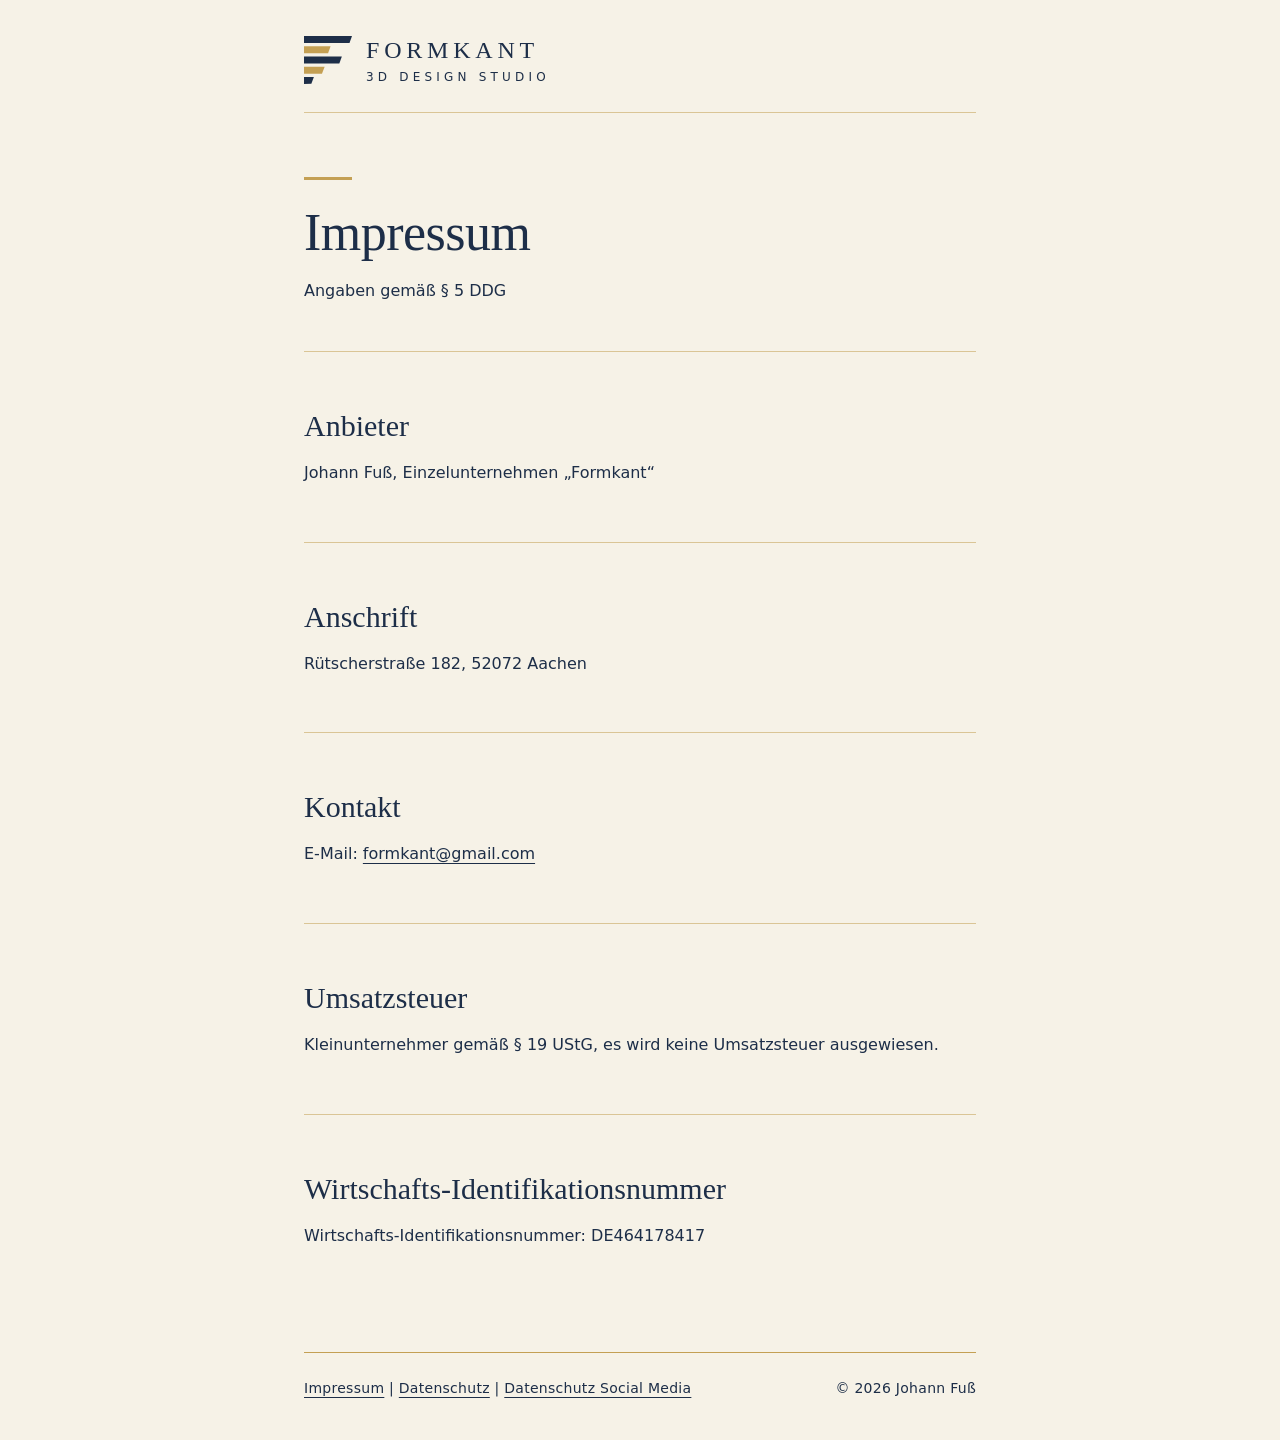
<file: impressum.html>
<!DOCTYPE html>
<html lang="de">
<head>
  <meta charset="utf-8">
  <meta name="viewport" content="width=device-width, initial-scale=1">
  <title>Impressum – Formkant</title>
  <meta name="description" content="Impressum von Formkant, 3D Design Studio aus Aachen. Angaben gemäß § 5 DDG.">
  <meta name="theme-color" content="#F6F2E7">
  <link rel="icon" href="img/favicon.svg" type="image/svg+xml">
  <link rel="stylesheet" href="css/style.css">
</head>
<body>
  <a class="skip-link" href="#inhalt">Zum Inhalt springen</a>

  <header class="site-header">
    <div class="wrap">
      <a class="brand" href="index.html">
        <img class="brand-logo" src="img/logo.svg" alt="" width="44" height="44">
        <span class="brand-text">
          <span class="brand-name">Formkant</span>
          <span class="brand-sub">3D Design Studio</span>
        </span>
      </a>
    </div>
  </header>

  <main id="inhalt">
    <div class="wrap">

      <section class="hero" aria-labelledby="titel">
        <h1 id="titel">Impressum</h1>
        <p>Angaben gemäß § 5 DDG</p>
      </section>

      <section class="section" aria-labelledby="anbieter">
        <h2 id="anbieter">Anbieter</h2>
        <p>Johann Fuß, Einzelunternehmen „Formkant“</p>
      </section>

      <section class="section" aria-labelledby="anschrift">
        <h2 id="anschrift">Anschrift</h2>
        <address>Rütscherstraße 182, 52072 Aachen</address>
      </section>

      <section class="section" aria-labelledby="kontakt">
        <h2 id="kontakt">Kontakt</h2>
        <!-- TODO: Optional zweiten schnellen Kontaktweg ergänzen (z. B. geschäftliche Telefonnummer), von Kanzlei prüfen lassen -->
        <p>
          E-Mail: <a href="mailto:formkant@gmail.com">formkant@gmail.com</a>
        </p>
      </section>

      <section class="section" aria-labelledby="ust">
        <h2 id="ust">Umsatzsteuer</h2>
        <p>Kleinunternehmer gemäß § 19 UStG, es wird keine Umsatzsteuer ausgewiesen.</p>
      </section>

      <section class="section" aria-labelledby="widnr">
        <h2 id="widnr">Wirtschafts-Identifikationsnummer</h2>
        <p>Wirtschafts-Identifikationsnummer: DE464178417</p>
      </section>

    </div>
  </main>

  <footer class="site-footer">
    <div class="wrap">
      <div class="footer-inner">
        <nav aria-label="Rechtliches">
          <p><a href="impressum.html" aria-current="page">Impressum</a> <span aria-hidden="true">|</span> <a href="datenschutz.html">Datenschutz</a> <span aria-hidden="true">|</span> <a href="datenschutz-social-media.html">Datenschutz Social Media</a></p>
        </nav>
        <p>© 2026 Johann Fuß</p>
      </div>
    </div>
  </footer>
</body>
</html>
</file>
<file: css/style.css>
/* Formkant – gemeinsames Stylesheet (nur System-Schriften, keine externen Ressourcen) */

:root {
  --navy: #1D2E48;
  --gold: #C4A054;
  --creme: #F6F2E7;
  --paper: #FCFAF4;          /* hellere Fläche für Karten */
  --line: rgba(196, 160, 84, 0.55);
  --font-serif: Georgia, "Times New Roman", serif;
  --font-sans: system-ui, -apple-system, "Segoe UI", sans-serif;
  --measure: 42rem;
  --gutter: 1.25rem;
}

*,
*::before,
*::after {
  box-sizing: border-box;
}

html {
  font-size: 100%; /* 16 px Basis, respektiert Browsereinstellungen */
  -webkit-text-size-adjust: 100%;
  text-size-adjust: 100%;
}

body {
  margin: 0;
  background: var(--creme);
  color: var(--navy);
  font-family: var(--font-sans);
  font-size: 1rem;
  line-height: 1.6;
  overflow-wrap: break-word;
  -webkit-font-smoothing: antialiased;
}

::selection {
  background: var(--gold);
  color: var(--navy);
}

/* ---------- Layout ---------- */

.wrap {
  width: 100%;
  max-width: calc(var(--measure) + 2 * var(--gutter));
  margin: 0 auto;
  padding: 0 var(--gutter);
}

main {
  display: block;
  padding-bottom: 3rem;
}

/* ---------- Skip-Link ---------- */

.skip-link {
  position: absolute;
  left: 1rem;
  top: -10rem;
  z-index: 10;
  padding: 0.5rem 1rem;
  background: var(--creme);
  color: var(--navy);
  border: 2px solid var(--navy);
}

.skip-link:focus {
  top: 1rem;
}

/* ---------- Links & Fokus ---------- */

a {
  color: var(--navy);
  text-decoration: underline;
  text-decoration-thickness: 1px;
  text-underline-offset: 0.25em;
}

a:hover {
  text-decoration-color: var(--gold);
  text-decoration-thickness: 2px;
}

a:focus-visible {
  outline: 3px solid var(--navy);
  outline-offset: 3px;
  border-radius: 2px;
}

/* ---------- Header / Wortmarke ---------- */

.site-header {
  padding: 1.5rem 0 1.25rem;
}

.site-header .wrap {
  display: flex;
  align-items: center;
}

.brand {
  display: inline-flex;
  align-items: center;
  gap: 0.875rem;
  max-width: 100%;
  text-decoration: none;
}

.brand:hover .brand-name {
  text-decoration: underline;
  text-decoration-color: var(--gold);
  text-decoration-thickness: 2px;
  text-underline-offset: 0.25em;
}

.brand-logo {
  display: block;
  width: 2.5rem;
  height: auto;
  flex-shrink: 0;
}

.brand-text {
  min-width: 0;
  display: flex;
  flex-direction: column;
  line-height: 1.2;
}

.brand-name {
  font-family: var(--font-serif);
  font-size: 1.25rem;
  letter-spacing: 0.2em;
  text-transform: uppercase;
}

.brand-sub {
  font-family: var(--font-sans);
  font-size: 0.6875rem;
  letter-spacing: 0.35em;
  text-transform: uppercase;
  margin-top: 0.3rem;
}

/* ---------- Typografie ---------- */

h1,
h2 {
  font-family: var(--font-serif);
  font-weight: normal;
  margin: 0 0 1rem;
}

h1 {
  font-size: clamp(2.25rem, 8vw, 3.25rem);
  line-height: 1.1;
  letter-spacing: -0.01em;
}

h2 {
  font-size: clamp(1.5rem, 4.5vw, 1.875rem);
  line-height: 1.2;
}

p,
ul,
address {
  margin: 0 0 1rem;
}

p:last-child,
address:last-child {
  margin-bottom: 0;
}

address {
  font-style: normal;
}

/* ---------- Hero ---------- */

.hero {
  position: relative;
  padding: 3rem 0 2.5rem;
  border-top: 1px solid var(--line);
}

/* kurze goldene Akzentlinie über der Überschrift */
.hero::before {
  content: "";
  display: block;
  width: 3rem;
  height: 3px;
  background: var(--gold);
  margin-bottom: 1.5rem;
}

.hero-home {
  padding: 4rem 0 3.5rem;
  overflow: hidden;
}

.hero-home h1 {
  font-size: clamp(3.25rem, 15vw, 6rem);
  line-height: 1;
  letter-spacing: -0.02em;
  margin-bottom: 1.5rem;
}

.lead {
  font-size: clamp(1.125rem, 3.2vw, 1.375rem);
  line-height: 1.5;
  max-width: 32rem;
  margin-bottom: 1.75rem;
}

.tagline {
  display: flex;
  align-items: center;
  gap: 0.875rem;
  font-family: var(--font-serif);
  font-style: italic;
  font-size: 1rem;
}

.tagline::before {
  content: "";
  flex: 0 0 2rem;
  height: 1px;
  background: var(--gold);
}

/* ---------- Abschnitte ---------- */

.section {
  padding: 2.5rem 0;
  border-top: 1px solid var(--line);
}

/* Lange Rechtstexte (Datenschutz) */
.prose h3 {
  font-family: var(--font-serif);
  font-weight: normal;
  font-size: 1.25rem;
  line-height: 1.3;
  margin: 2rem 0 0.75rem;
}

.prose h4 {
  font-size: 1rem;
  font-weight: 600;
  line-height: 1.4;
  margin: 1.5rem 0 0.5rem;
}

.prose h2 + p,
.prose h2 + h3 {
  margin-top: 0;
}

.prose ul {
  padding-left: 1.25rem;
}

.prose li {
  margin-bottom: 0.5rem;
}

.prose address {
  margin-bottom: 1rem;
}

.prose .source {
  margin-top: 2rem;
  font-size: 0.875rem;
}

/* Produktkarte */
.feature {
  border-top: 0;
  padding: 2rem 1.5rem;
  margin: 0.5rem 0 2.5rem;
  background: var(--paper);
  border: 1px solid var(--line);
  border-top: 3px solid var(--gold);
  box-shadow: 0 1px 2px rgba(29, 46, 72, 0.06), 0 12px 32px -12px rgba(29, 46, 72, 0.18);
}

.feature p:not(:last-child) {
  margin-bottom: 1.5rem;
}

/* Kontakt: E-Mail-Adresse groß */
.mail {
  display: inline-block;
  margin-top: 0.5rem;
  font-family: var(--font-serif);
  font-size: clamp(1.25rem, 4vw, 1.5rem);
}

/* ---------- Button-Link ---------- */

.button {
  display: inline-block;
  padding: 0.9rem 1.5rem;
  background: var(--navy);
  color: var(--creme);
  border: 2px solid var(--navy);
  font-size: 0.875rem;
  font-weight: 600;
  letter-spacing: 0.12em;
  text-transform: uppercase;
  text-decoration: none;
  box-shadow: 4px 4px 0 var(--gold);
}

.button:hover {
  color: var(--creme);
  text-decoration: underline;
  text-decoration-color: var(--gold);
  text-decoration-thickness: 2px;
  box-shadow: 6px 6px 0 var(--gold);
}

/* ---------- Footer ---------- */

.site-footer {
  padding: 0 0 2.5rem;
}

.footer-inner {
  border-top: 1px solid var(--gold);
  padding-top: 1.5rem;
  font-size: 0.875rem;
  letter-spacing: 0.02em;
}

.footer-inner p {
  margin: 0 0 0.5rem;
}

/* Footer-Links nicht mitten im Linktext umbrechen */
.footer-inner nav a {
  white-space: nowrap;
}

/* ---------- Größere Bildschirme ---------- */

@media (min-width: 48em) {
  :root {
    --gutter: 2rem;
  }

  .site-header {
    padding: 2.25rem 0 1.75rem;
  }

  .brand-logo {
    width: 3rem;
  }

  .brand-name {
    font-size: 1.5rem;
  }

  .brand-sub {
    font-size: 0.75rem;
  }

  .hero {
    padding: 4rem 0 3rem;
  }

  .hero-home {
    padding: 6rem 0 5rem;
  }

  /* großes, dezentes Logo als Wasserzeichen (nur ab Tablet, damit es auf dem Handy nichts überlagert) */
  .hero-home::after {
    content: "";
    position: absolute;
    top: 50%;
    right: 0;
    width: 13rem;
    height: 13rem;
    margin-top: -6.5rem;
    background: url("../img/logo.svg") no-repeat right center / contain;
    opacity: 0.08;
    pointer-events: none;
  }

  .hero-home > * {
    position: relative;
    z-index: 1;
  }

  .section {
    padding: 3.5rem 0;
  }

  .feature {
    padding: 3rem 2.75rem;
    margin: 1rem 0 3.5rem;
  }

  .footer-inner {
    display: flex;
    justify-content: space-between;
    align-items: baseline;
    gap: 1rem;
  }

  .footer-inner p {
    margin: 0;
  }
}
</file>
